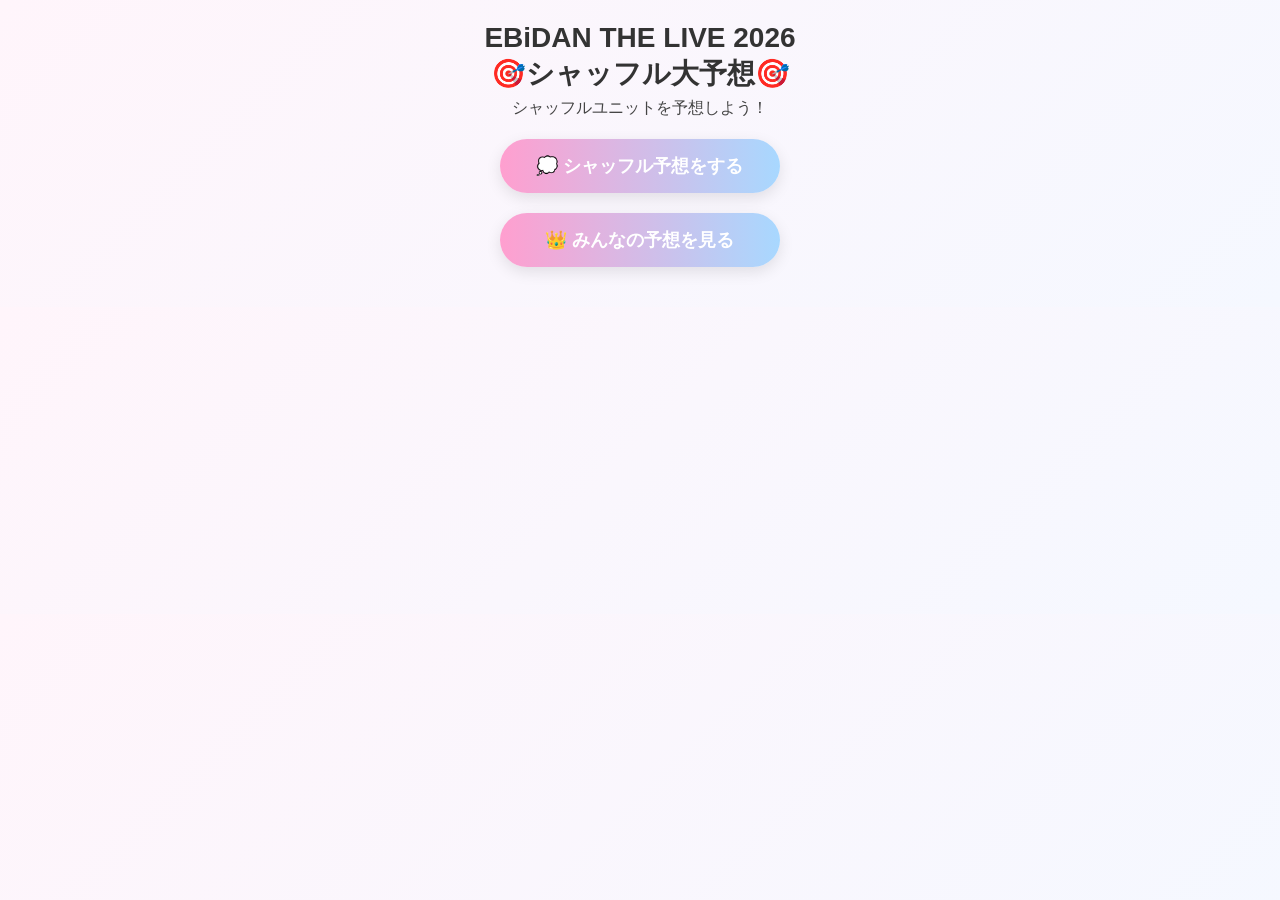
<file: index.html>
<!DOCTYPE html>
<html lang="ja">
<head>
<meta charset="UTF-8">
<meta name="viewport" content="width=device-width, initial-scale=1.0">
<!DOCTYPE html>
<html lang="ja">

<head>

<meta charset="UTF-8">
<meta name="viewport" content="width=device-width, initial-scale=1.0">

<title>EBiDAN THE LIVE 2026 シャッフル大予想</title>
<link rel="preconnect" href="https://fonts.googleapis.com">
<link rel="preconnect" href="https://fonts.gstatic.com" crossorigin>
<link href="https://fonts.googleapis.com/css2?family=Mochiy+Pop+One&display=swap" rel="stylesheet">
<link rel="stylesheet" href="style.css">

</head>

<body>

<h1>
EBiDAN THE LIVE 2026<br>
🎯シャッフル大予想🎯
</h1>

<p>
シャッフルユニットを予想しよう！
</p>

<a href="units.html">
<button>
💭 シャッフル予想をする
</button>
</a>

<a href="ranking.html">
<button>
👑 みんなの予想を見る
</button>
</a>

<script src="unitData.js"></script>

<script src="script.js"></script>

</body>

</html>
</file>
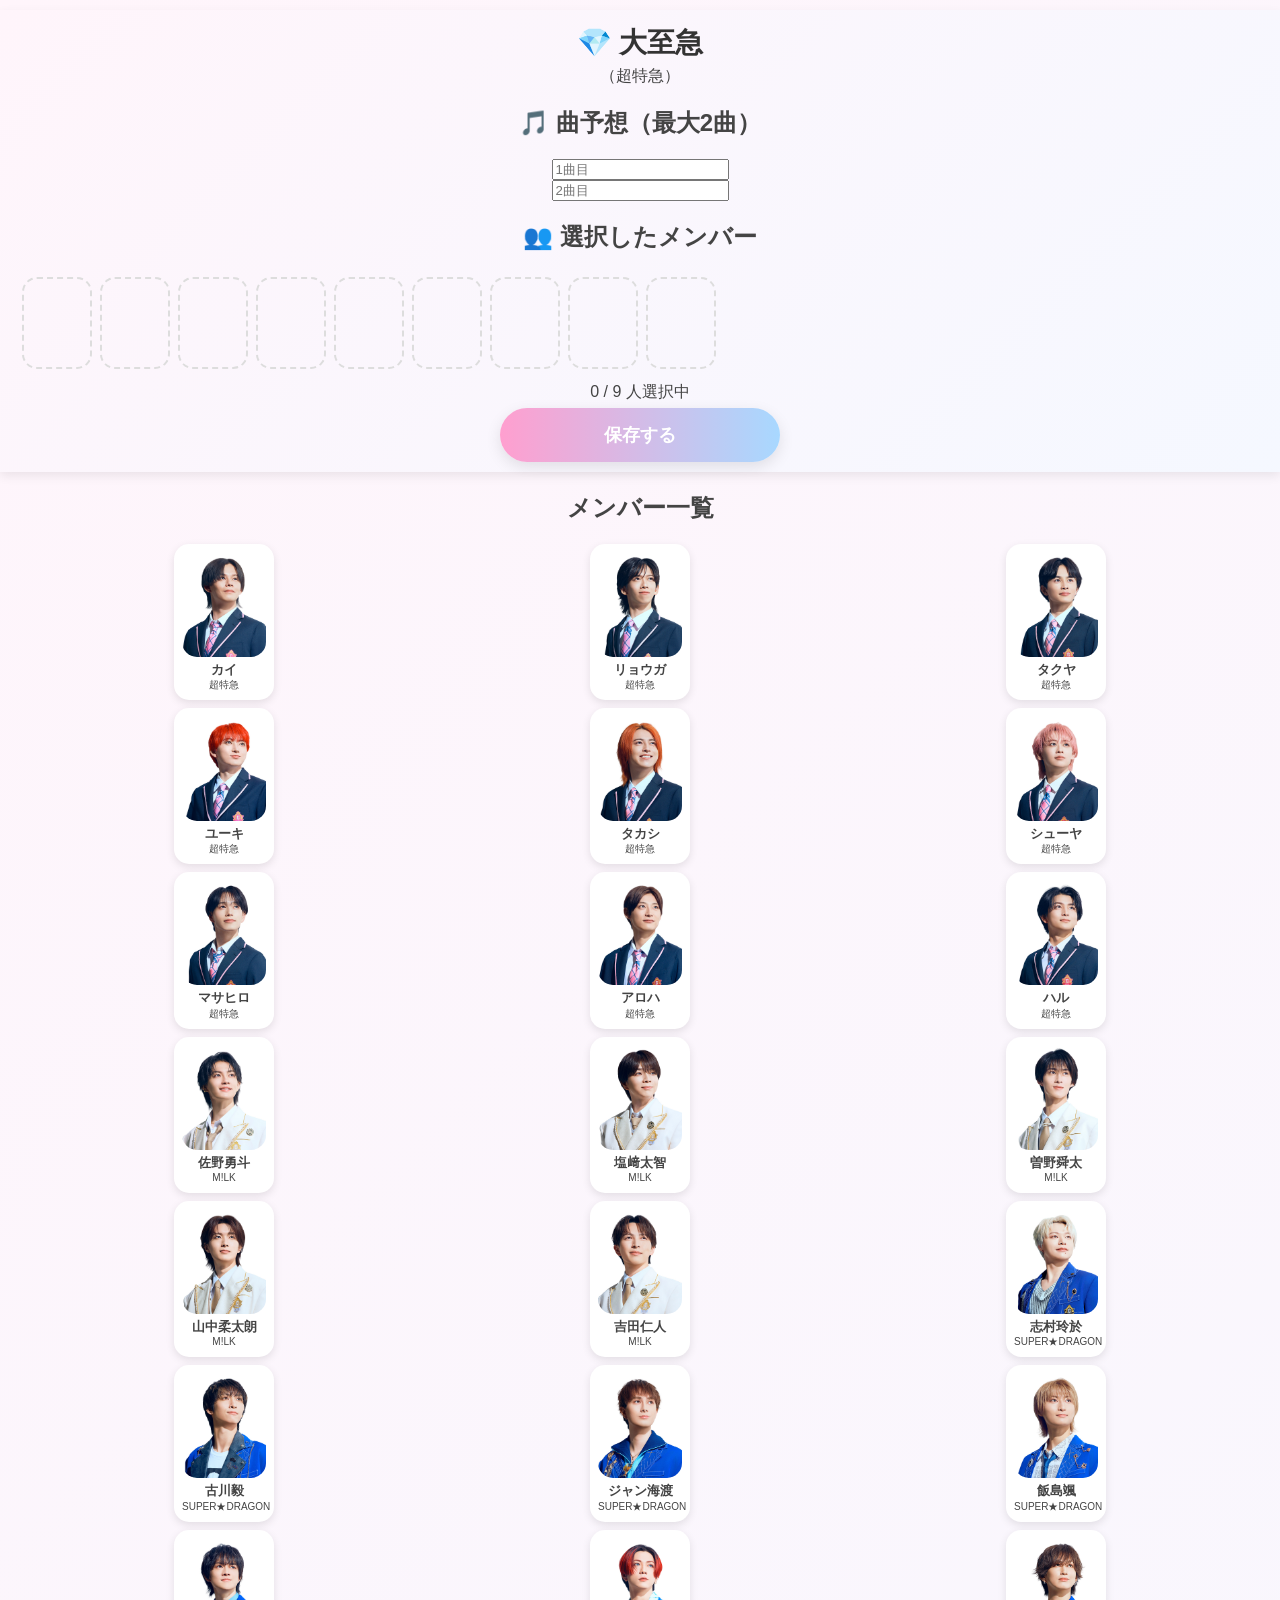
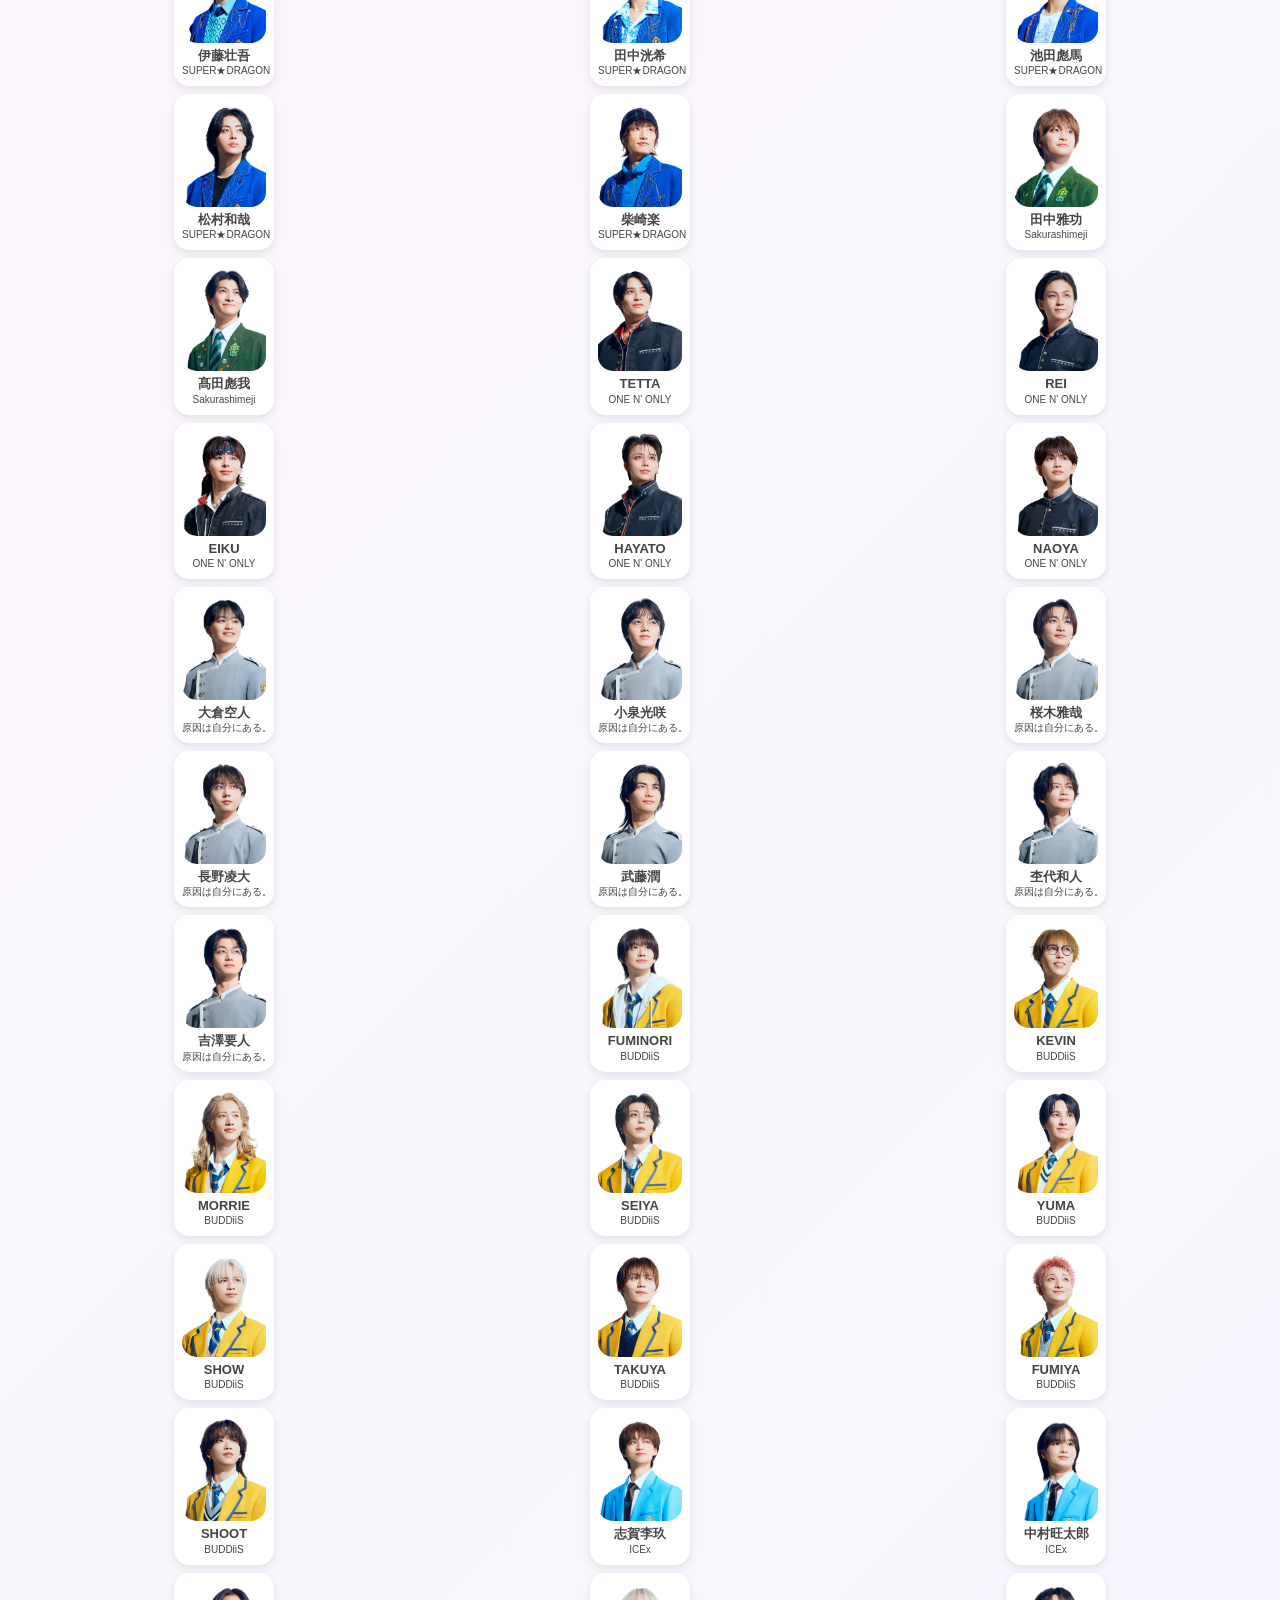
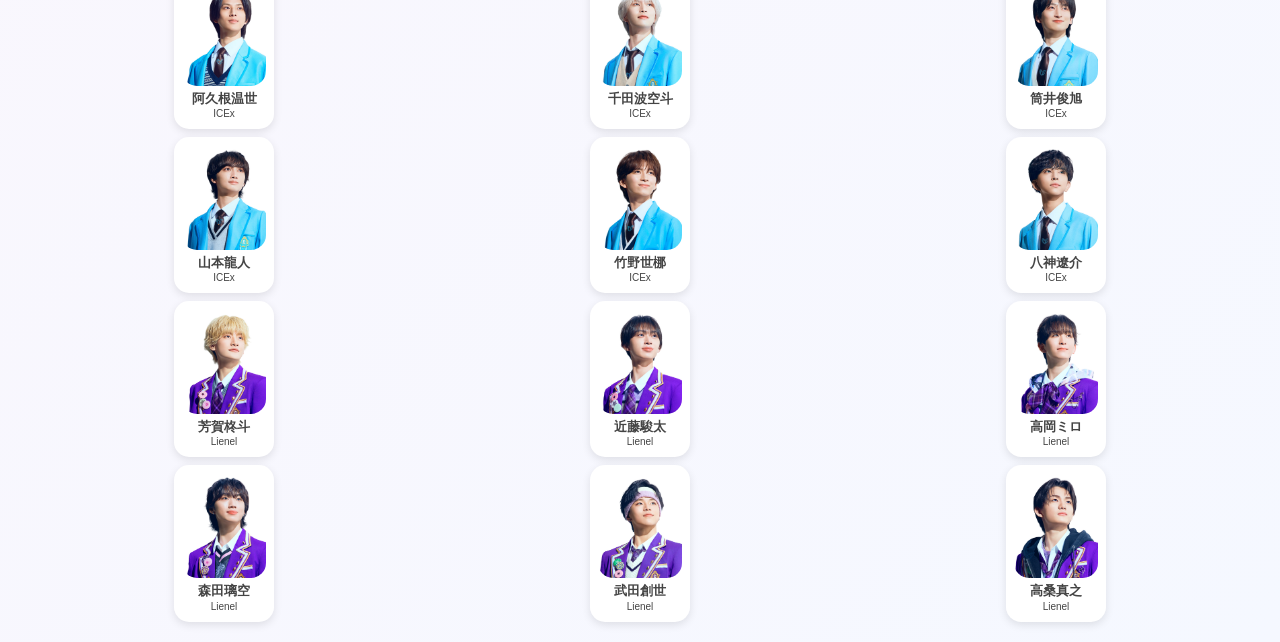
<file: unit1.html>
<!DOCTYPE html>
<html lang="ja">

<head>
<meta charset="UTF-8">
<meta name="viewport" content="width=device-width, initial-scale=1.0">
<title>大至急 メンバー予想</title>

<link rel="stylesheet" href="style.css">

</head>


<body class="unit-page">
<div class="unit-fixed-area">
<div class="unit-title">

<h1>
💎 大至急
</h1>

<p>
（超特急）
</p>

</div>


<h2>
🎵 曲予想（最大2曲）
</h2>


<div class="song-area">


<div class="song-input-area">

<input 
type="text"
id="song1"
placeholder="1曲目">

<div id="song1-suggestions" class="song-suggestions"></div>

</div>


<div class="song-input-area">

<input 
type="text"
id="song2"
placeholder="2曲目">

<div id="song2-suggestions" class="song-suggestions"></div>

</div>


</div>



<h2>
👥 選択したメンバー
</h2>

<div class="selected-area">

<div id="selected-area" class="selected-grid"></div>

  <p id="remaining-count">
    0 / 9 人選択中
  </p>

</div>
<button onclick="saveUnit()">
保存する
</button>
</div>

<h2 class="member-list-title">
メンバー一覧
</h2>

<div id="member-list" class="member-list"></div>

<script src="members.js"></script>
<script src="unitData.js"></script>
<script src="songData.js"></script>
<script src="script.js"></script>
</body>

</html>
</file>
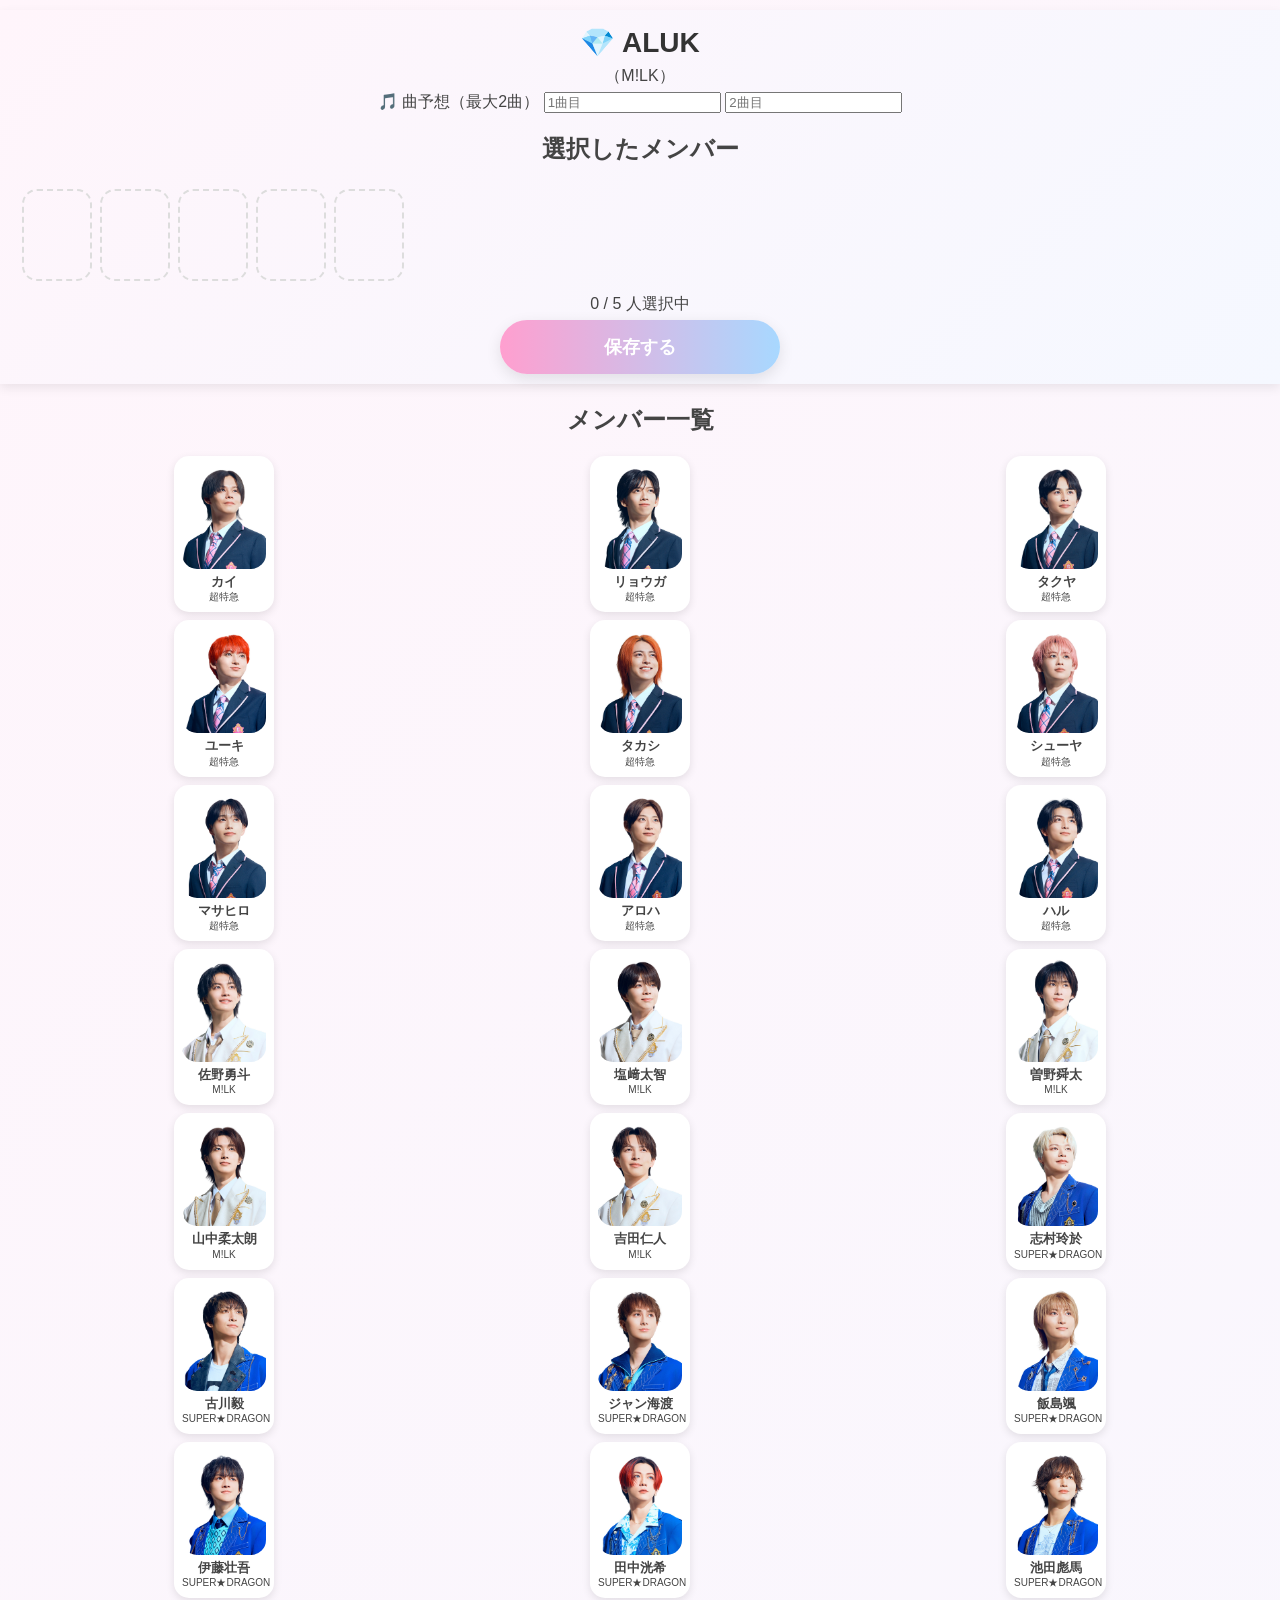
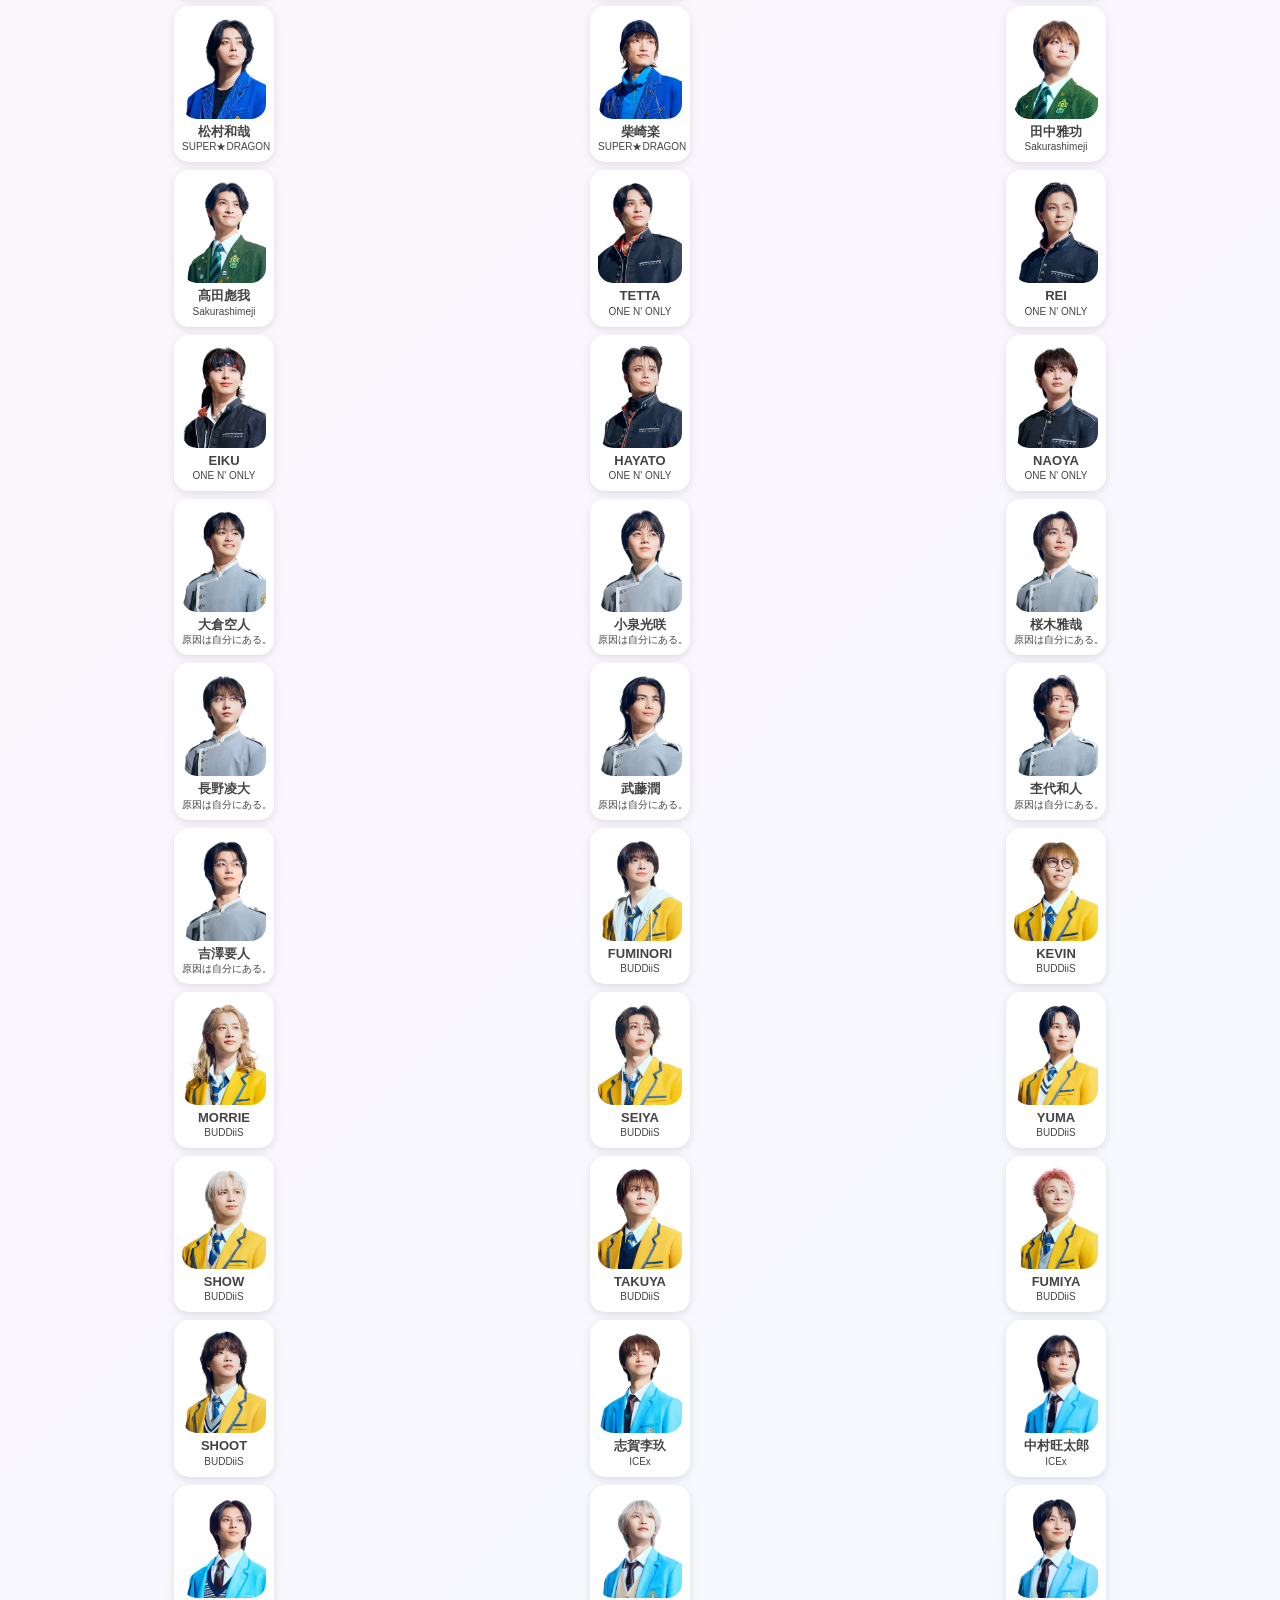
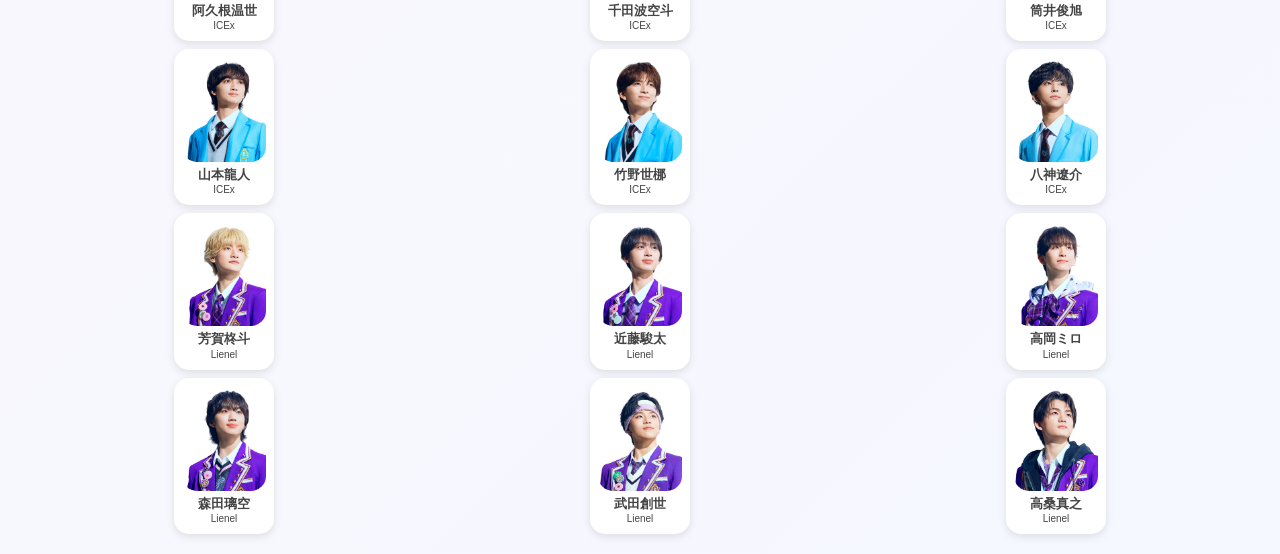
<file: unit2.html>
<!DOCTYPE html>
<html lang="ja">

<head>
<meta charset="UTF-8">
<meta name="viewport" content="width=device-width, initial-scale=1.0">
<title>ALUK メンバー予想</title>

<link rel="stylesheet" href="style.css">

</head>


<body class="unit-page">
<div class="unit-fixed-area">
<div class="unit-title">

<h1>
💎 ALUK
</h1>

<p>
（M!LK）
</p>
</div
<h2>
🎵 曲予想（最大2曲）
</h2>


<div class="song-input-area">

<input 
type="text"
id="song1"
placeholder="1曲目">

<div id="song1-suggestions" class="song-suggestions"></div>

</div>


<div class="song-input-area">

<input 
type="text"
id="song2"
placeholder="2曲目">

<div id="song2-suggestions" class="song-suggestions"></div>

</div>

<h2>
選択したメンバー
</h2>

<div class="selected-area">

  <div id="selected-area" class="selected-grid">

  <div class="empty-slot"></div>
  <div class="empty-slot"></div>
  <div class="empty-slot"></div>

  <div class="empty-slot"></div>
  <div class="empty-slot"></div>

</div>

  <p id="remaining-count">
    0 / 5 人選択中
  </p>

</div>
<button onclick="saveUnit()">
保存する
</button>

</div>

<h2 class="member-list-title">
メンバー一覧
</h2>

<div id="member-list" class="member-list"></div>

<script src="members.js"></script>
<script src="unitData.js"></script>
<script src="songData.js"></script>
<script src="script.js"></script>
</body>

</html>
</file>
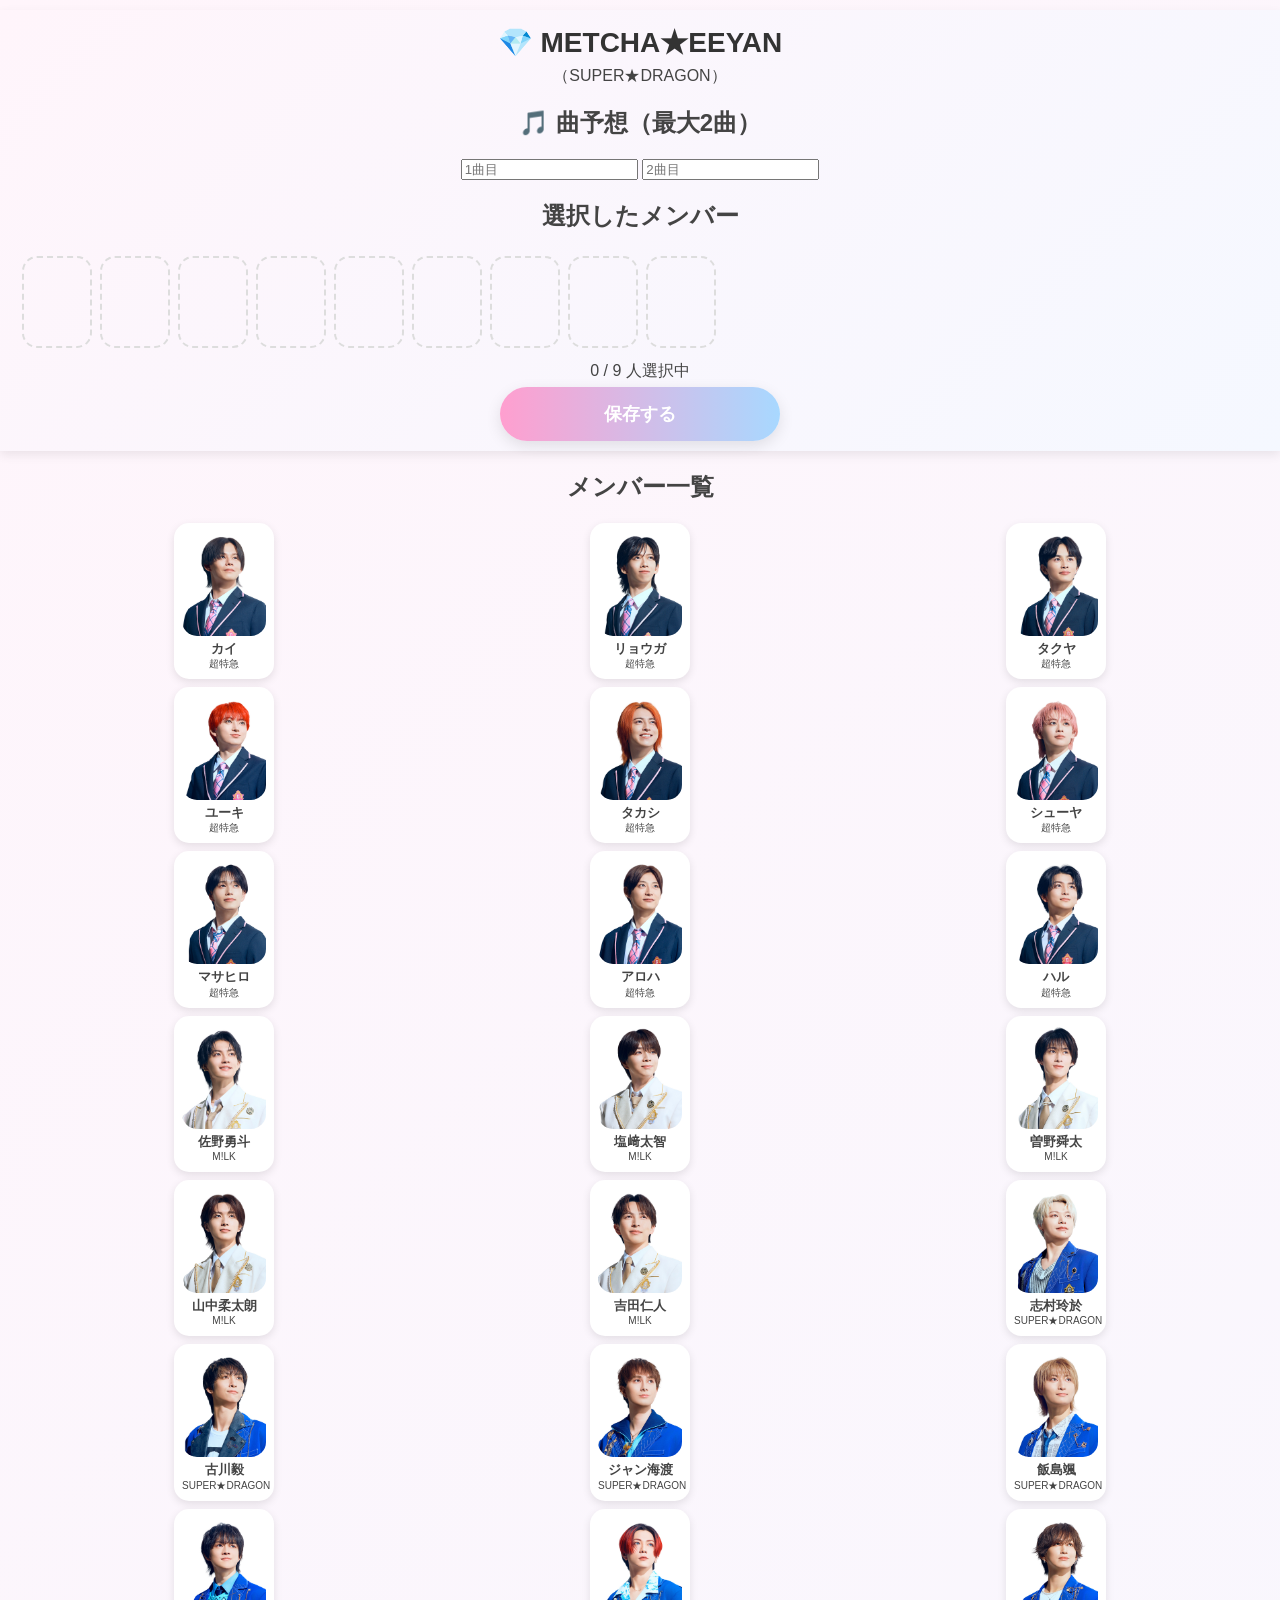
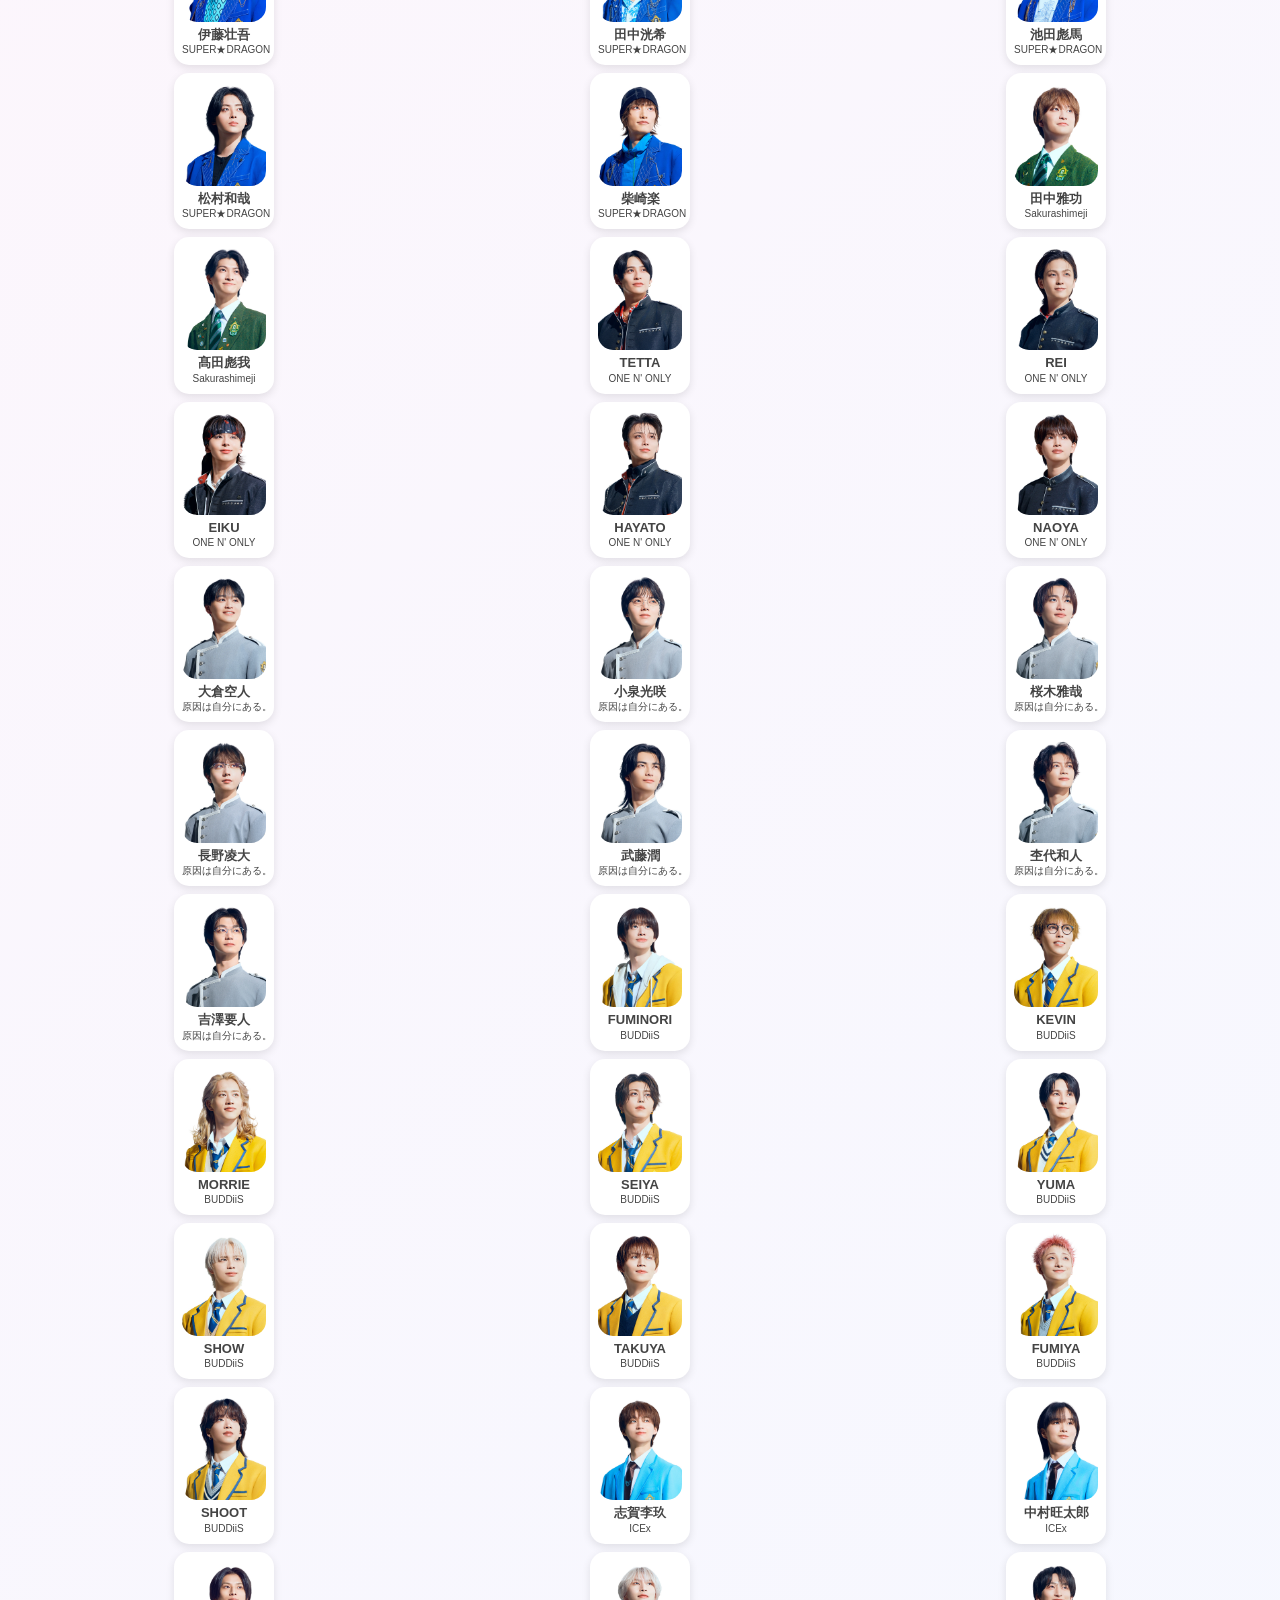
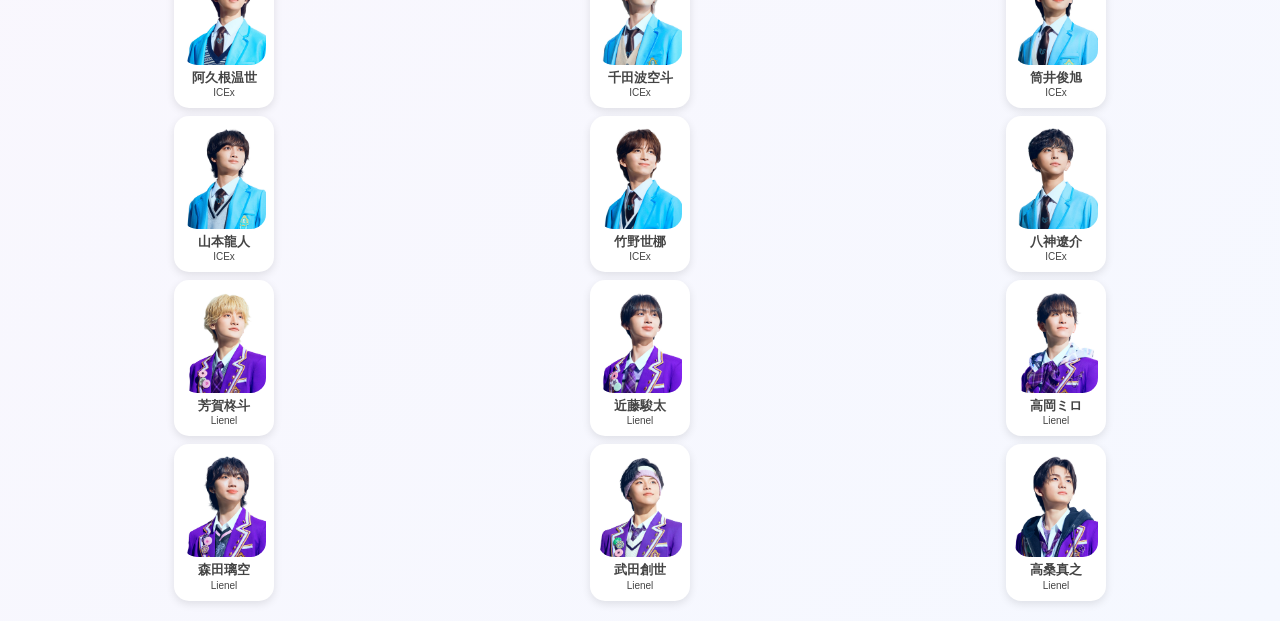
<file: unit3.html>
<!DOCTYPE html>
<html lang="ja">

<head>
<meta charset="UTF-8">
<meta name="viewport" content="width=device-width, initial-scale=1.0">
<title>METCHA★EEYAN メンバー予想</title>

<link rel="stylesheet" href="style.css">

</head>


<body class="unit-page">
<div class="unit-fixed-area">
<div class="unit-title">
  
<h1>
💎 METCHA★EEYAN
</h1>

<p>
（SUPER★DRAGON）
</p>
</div>
<h2>
🎵 曲予想（最大2曲）
</h2>


<div class="song-input-area">

<input 
type="text"
id="song1"
placeholder="1曲目">

<div id="song1-suggestions" class="song-suggestions"></div>

</div>


<div class="song-input-area">

<input 
type="text"
id="song2"
placeholder="2曲目">

<div id="song2-suggestions" class="song-suggestions"></div>

</div>

<h2>
選択したメンバー
</h2>

<div class="selected-area">

  <div id="selected-area" class="selected-grid">

  <div class="empty-slot"></div>
  <div class="empty-slot"></div>
  <div class="empty-slot"></div>

  <div class="empty-slot"></div>
  <div class="empty-slot"></div>
  <div class="empty-slot"></div>

  <div class="empty-slot"></div>
  <div class="empty-slot"></div>
  <div class="empty-slot"></div>

</div>

  <p id="remaining-count">
    0 / 9 人選択中
  </p>

</div>
<button onclick="saveUnit()">
保存する
</button>
</div>

<h2 class="member-list-title">
メンバー一覧
</h2>

<div id="member-list" class="member-list"></div>

<script src="members.js"></script>
<script src="unitData.js"></script>
<script src="songData.js"></script>
<script src="script.js"></script>
</body>

</html>
</file>
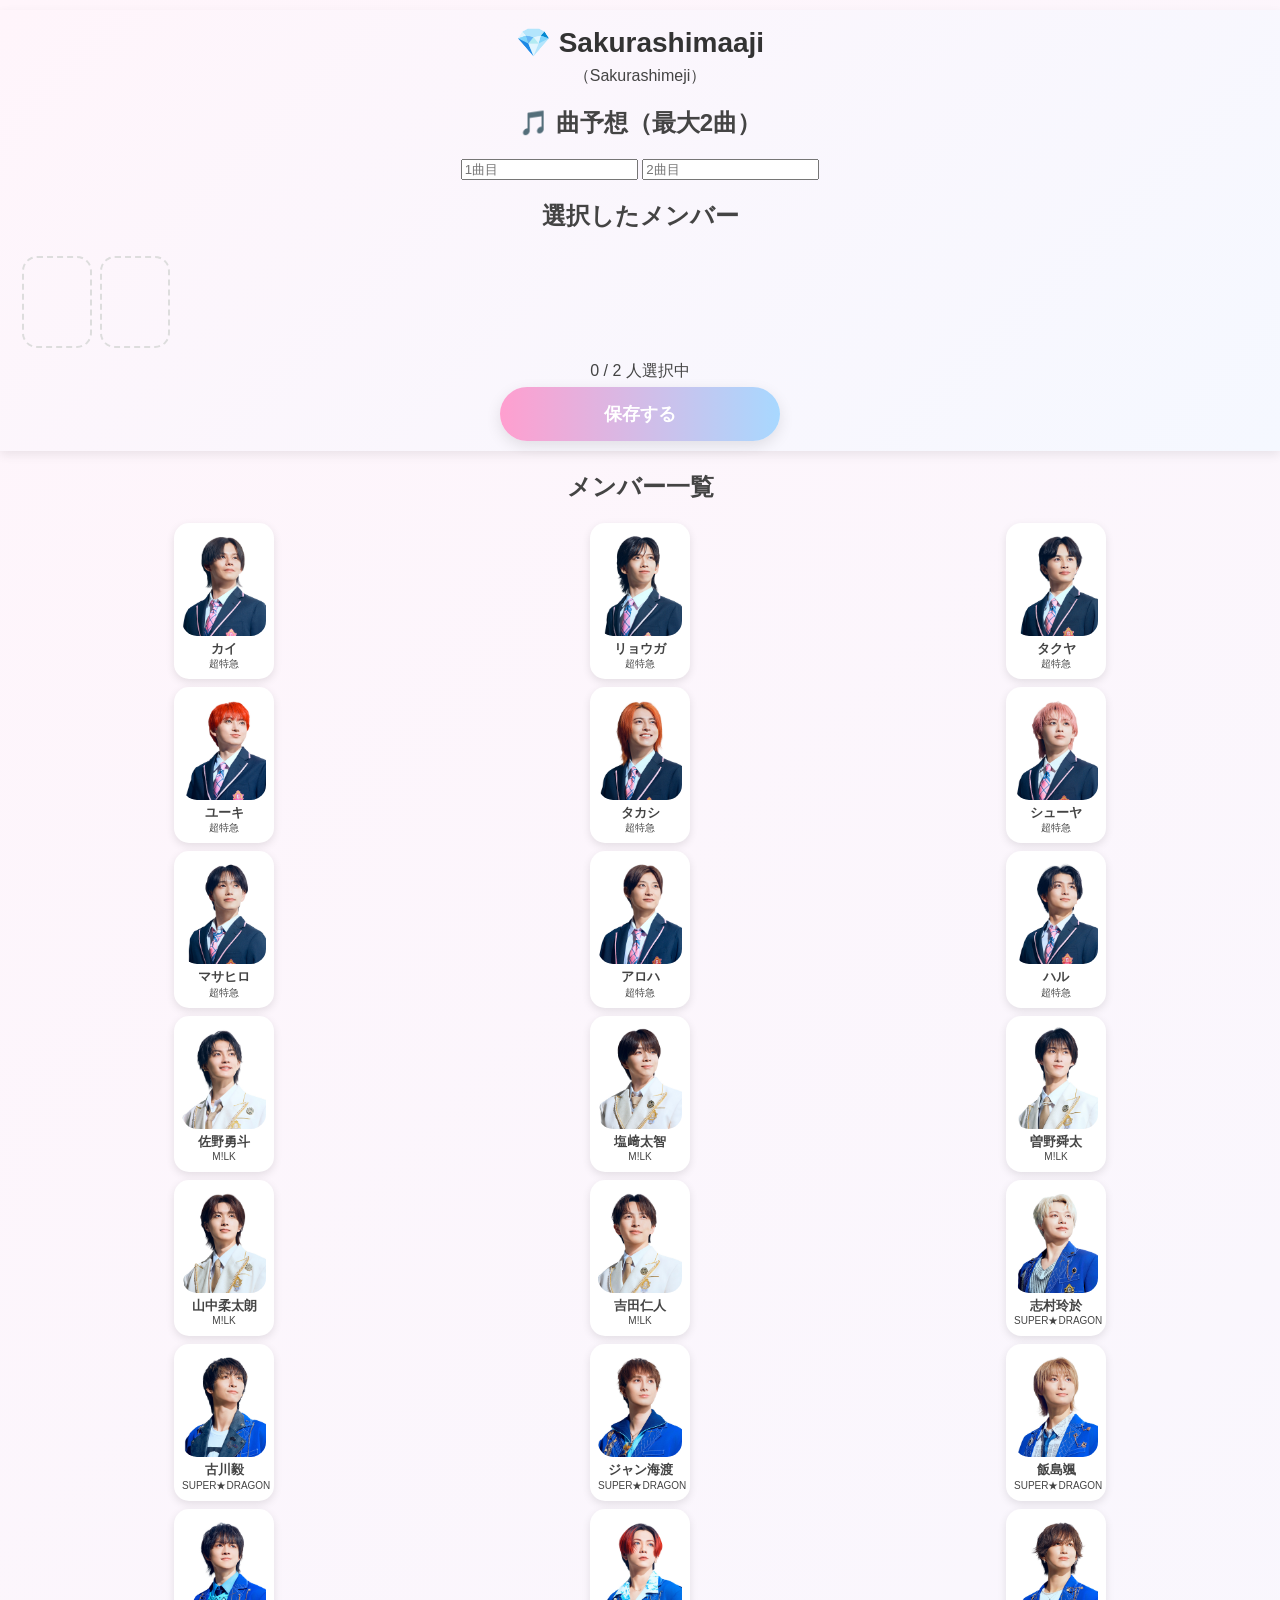
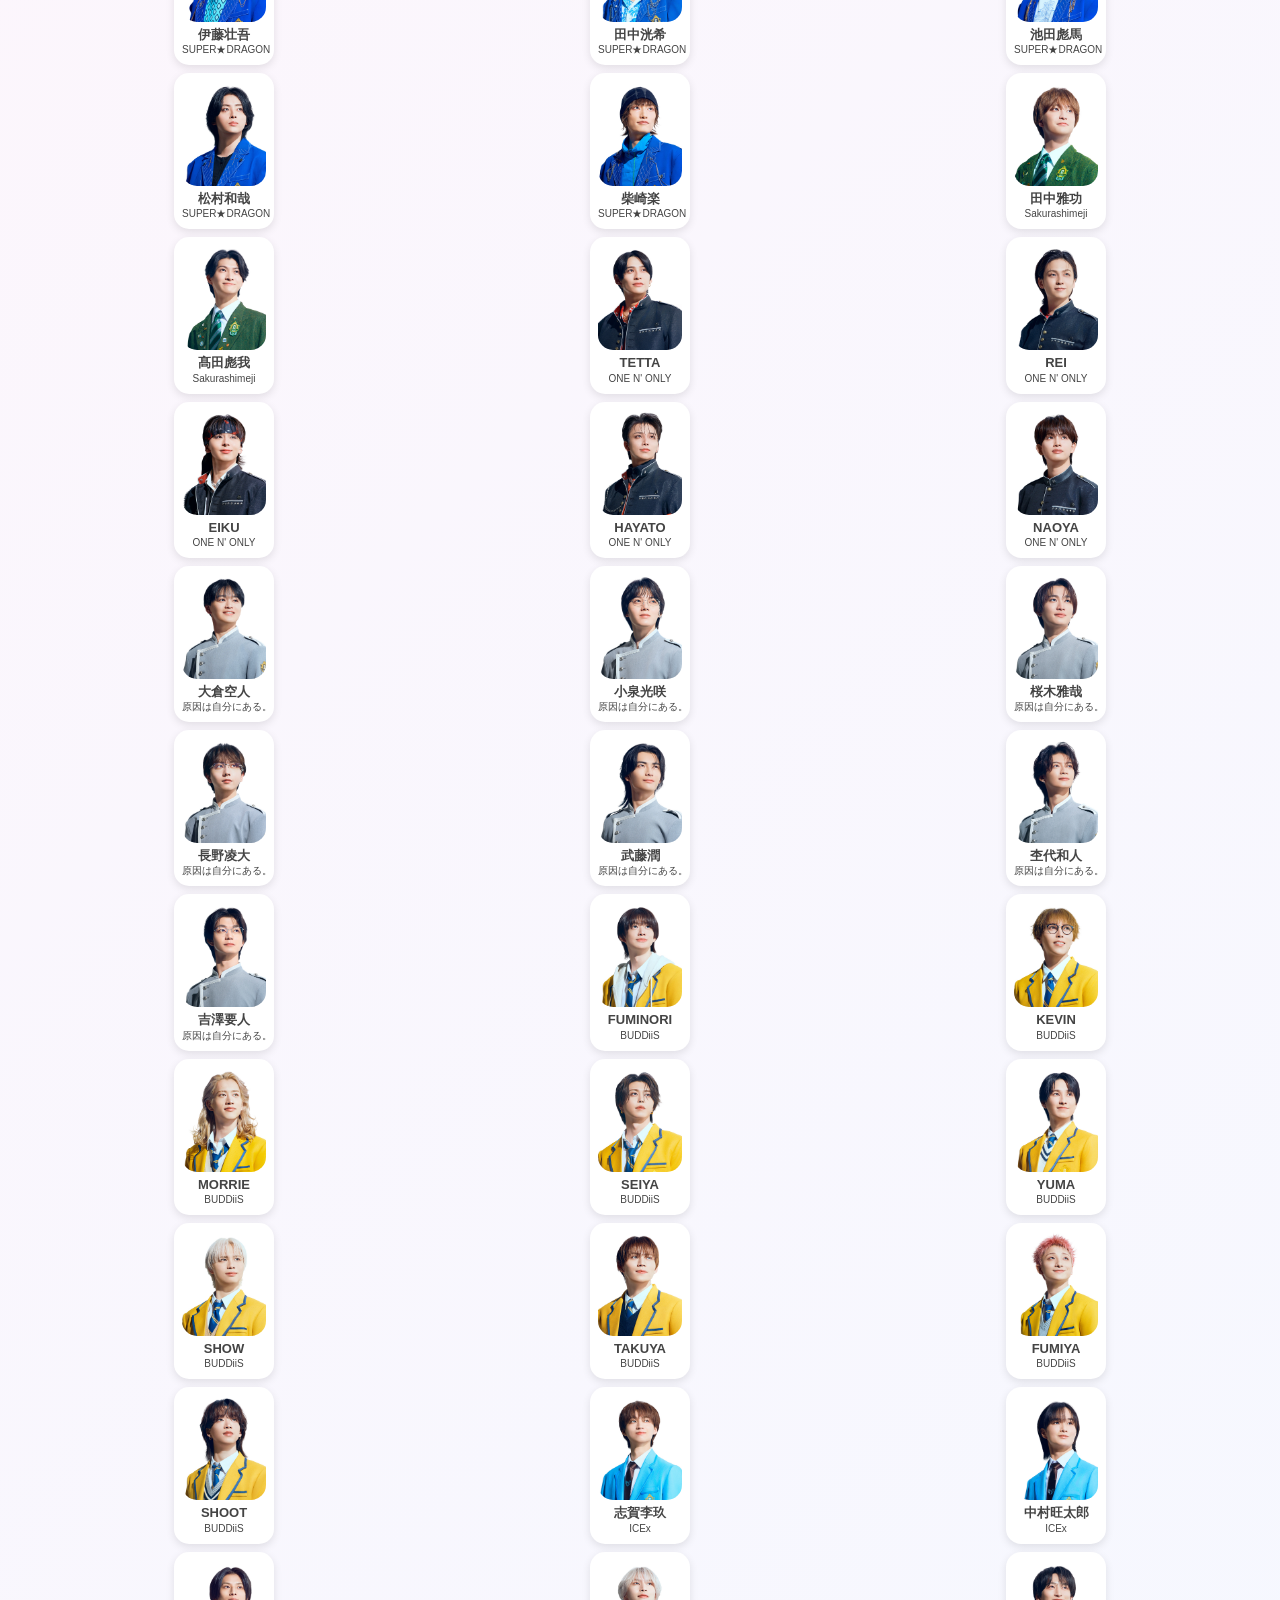
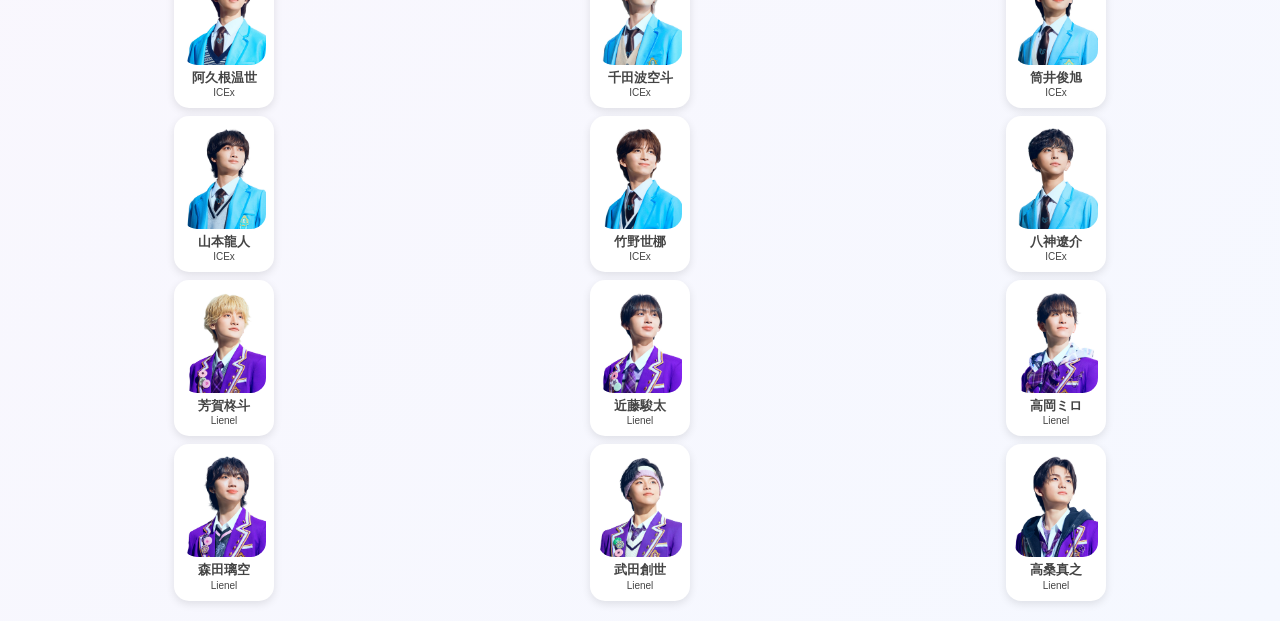
<file: unit4.html>
<!DOCTYPE html>
<html lang="ja">

<head>
<meta charset="UTF-8">
<meta name="viewport" content="width=device-width, initial-scale=1.0">
<title>Sakurashimaaji メンバー予想</title>

<link rel="stylesheet" href="style.css">

</head>


<body class="unit-page">
<div class="unit-fixed-area">
<div class="unit-title">

<h1>
💎 Sakurashimaaji
</h1>

<p>
（Sakurashimeji）
</p>
</div>
<h2>
🎵 曲予想（最大2曲）
</h2>


<div class="song-input-area">

<input 
type="text"
id="song1"
placeholder="1曲目">

<div id="song1-suggestions" class="song-suggestions"></div>

</div>


<div class="song-input-area">

<input 
type="text"
id="song2"
placeholder="2曲目">

<div id="song2-suggestions" class="song-suggestions"></div>

</div>

<h2>
選択したメンバー
</h2>

<div class="selected-area">

  <div id="selected-area" class="selected-grid">

  <div class="empty-slot"></div>
  <div class="empty-slot"></div>
  <div class="empty-slot"></div>

  <div class="empty-slot"></div>
  <div class="empty-slot"></div>
  <div class="empty-slot"></div>

  <div class="empty-slot"></div>
  <div class="empty-slot"></div>
  <div class="empty-slot"></div>

</div>

  <p id="remaining-count">
    0 / 2 人選択中
  </p>

</div>
<button onclick="saveUnit()">
保存する
</button>
</div>

<h2 class="member-list-title">
メンバー一覧
</h2>

<div id="member-list" class="member-list"></div>

<script src="members.js"></script>
<script src="unitData.js"></script>
<script src="songData.js"></script>
<script src="script.js"></script>
</body>

</html>
</file>
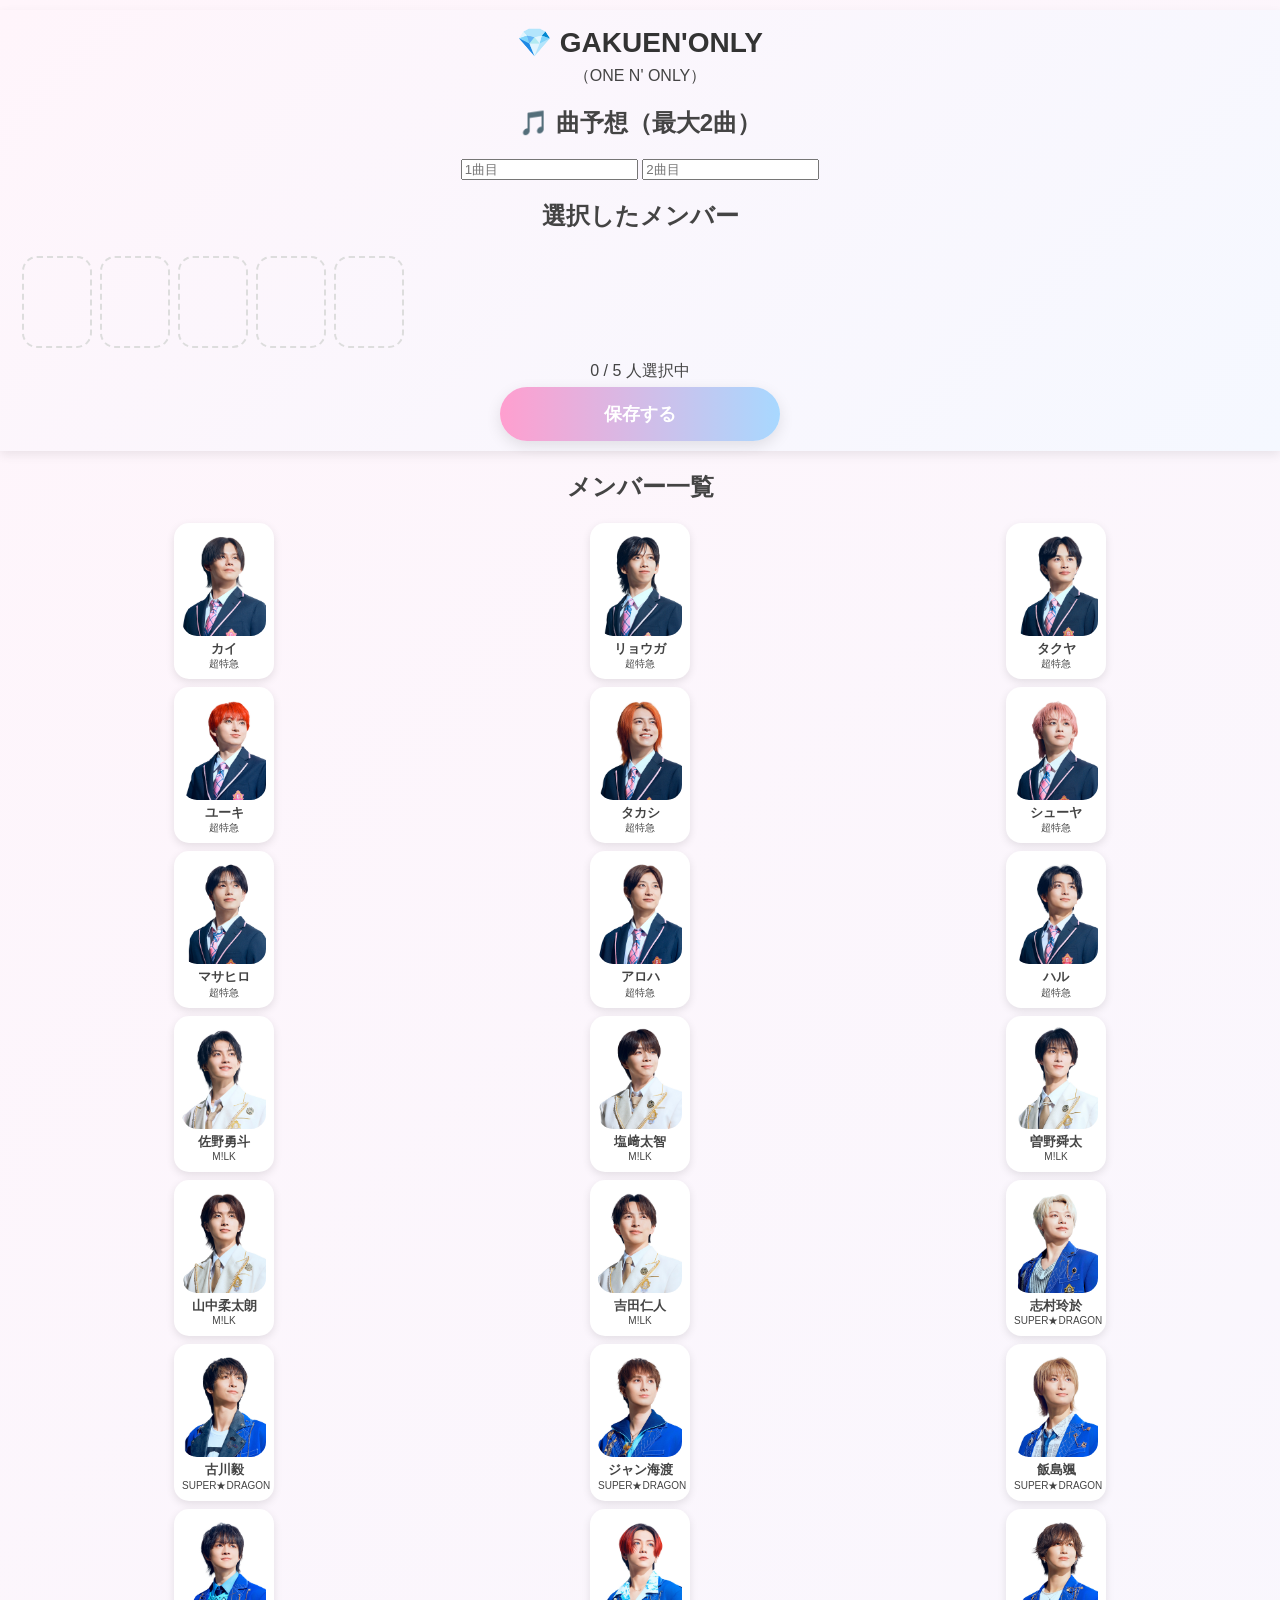
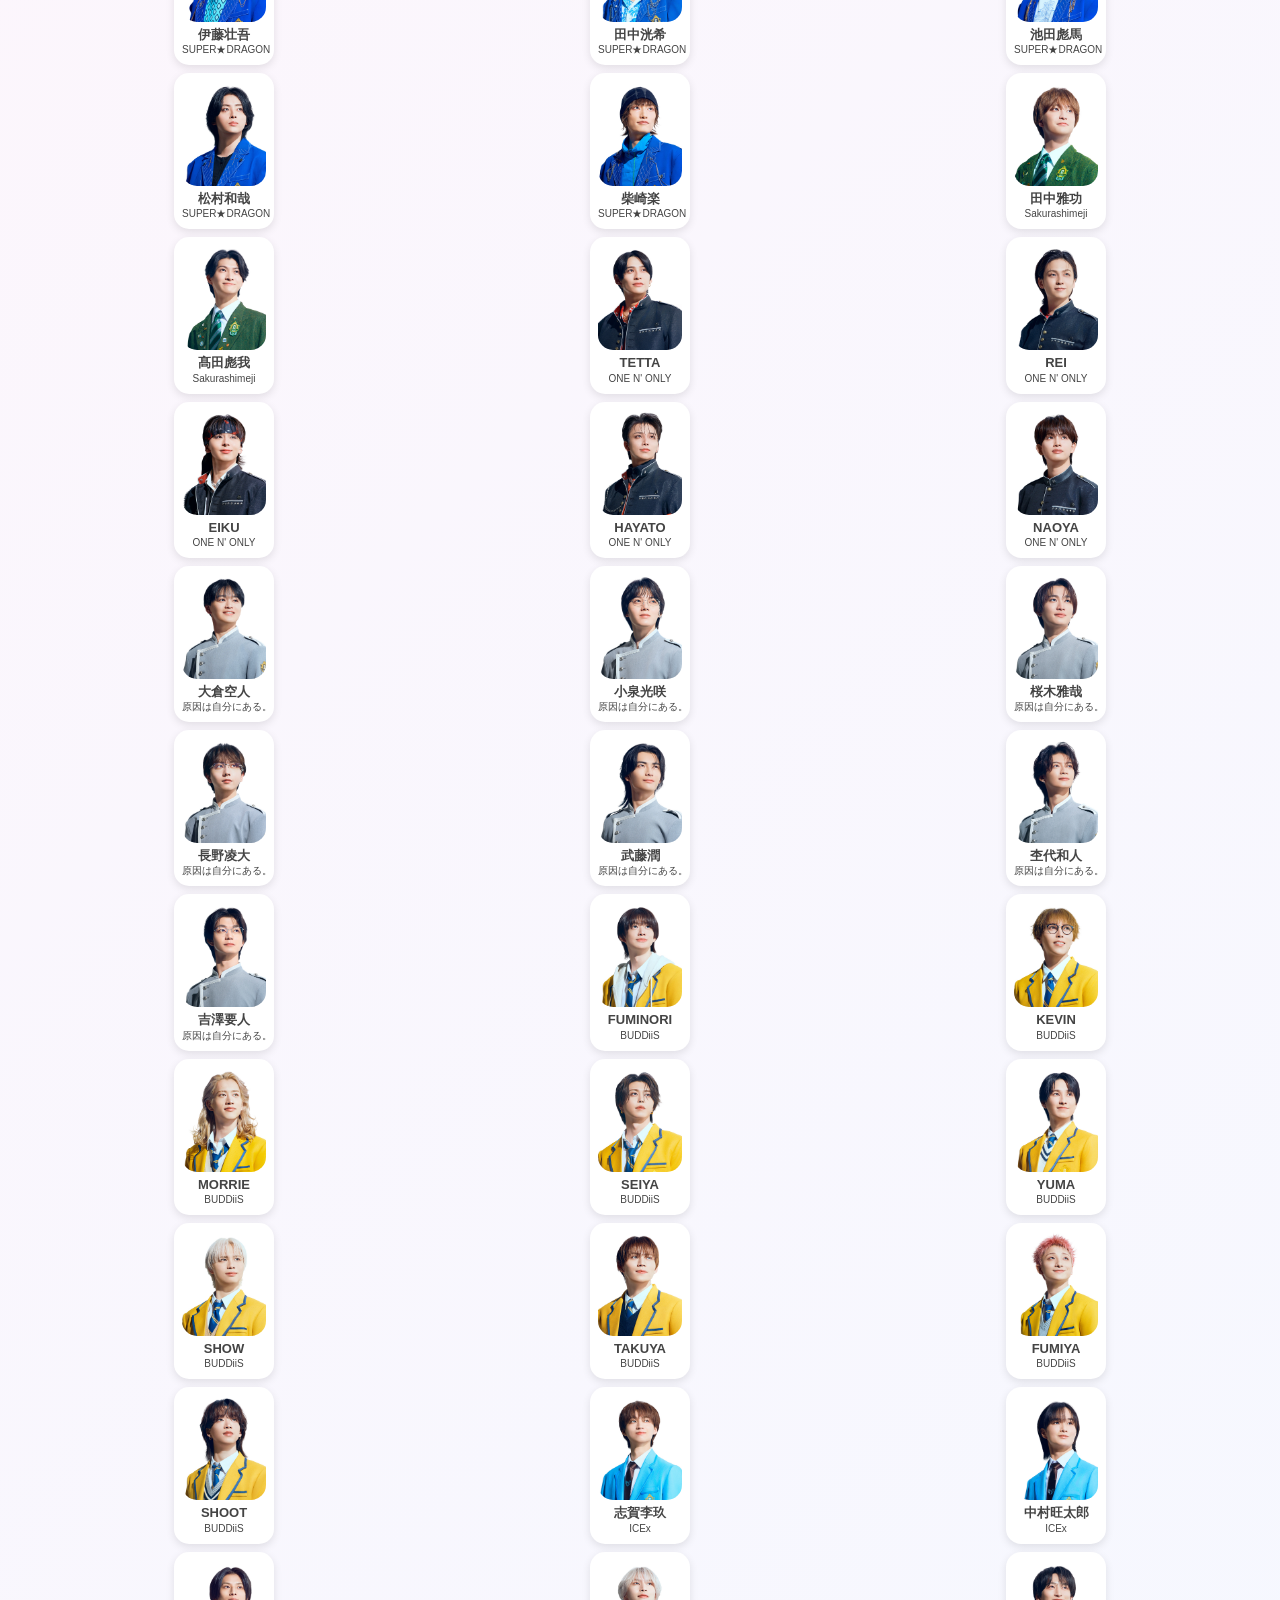
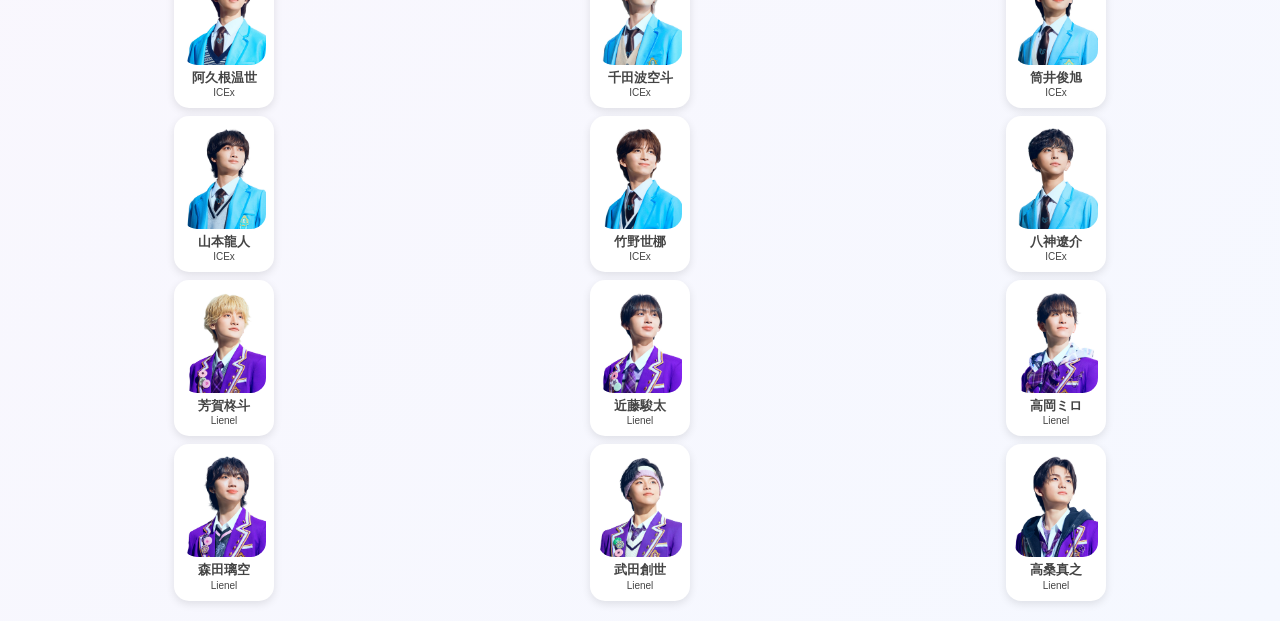
<file: unit5.html>
<!DOCTYPE html>
<html lang="ja">

<head>
<meta charset="UTF-8">
<meta name="viewport" content="width=device-width, initial-scale=1.0">
<title>GAKUEN'ONLY メンバー予想</title>

<link rel="stylesheet" href="style.css">

</head>


<body class="unit-page">
<div class="unit-fixed-area">
<div class="unit-title">

<h1>
💎 GAKUEN'ONLY
</h1>

<p>
（ONE N' ONLY）
</p>
</div>
<h2>
🎵 曲予想（最大2曲）
</h2>


<div class="song-input-area">

<input 
type="text"
id="song1"
placeholder="1曲目">

<div id="song1-suggestions" class="song-suggestions"></div>

</div>


<div class="song-input-area">

<input 
type="text"
id="song2"
placeholder="2曲目">

<div id="song2-suggestions" class="song-suggestions"></div>

</div>


<h2>
選択したメンバー
</h2>

<div class="selected-area">

  <div id="selected-area" class="selected-grid">

  <div class="empty-slot"></div>
  <div class="empty-slot"></div>
  <div class="empty-slot"></div>

  <div class="empty-slot"></div>
  <div class="empty-slot"></div>
  <div class="empty-slot"></div>

  <div class="empty-slot"></div>
  <div class="empty-slot"></div>
  <div class="empty-slot"></div>

</div>

  <p id="remaining-count">
    0 / 9 人選択中
  </p>

</div>
<button onclick="saveUnit()">
保存する
</button>
</div>

<h2 class="member-list-title">
メンバー一覧
</h2>

<div id="member-list" class="member-list"></div>

<script src="members.js"></script>
<script src="unitData.js"></script>
<script src="songData.js"></script>
<script src="script.js"></script>
</body>

</html>
</file>
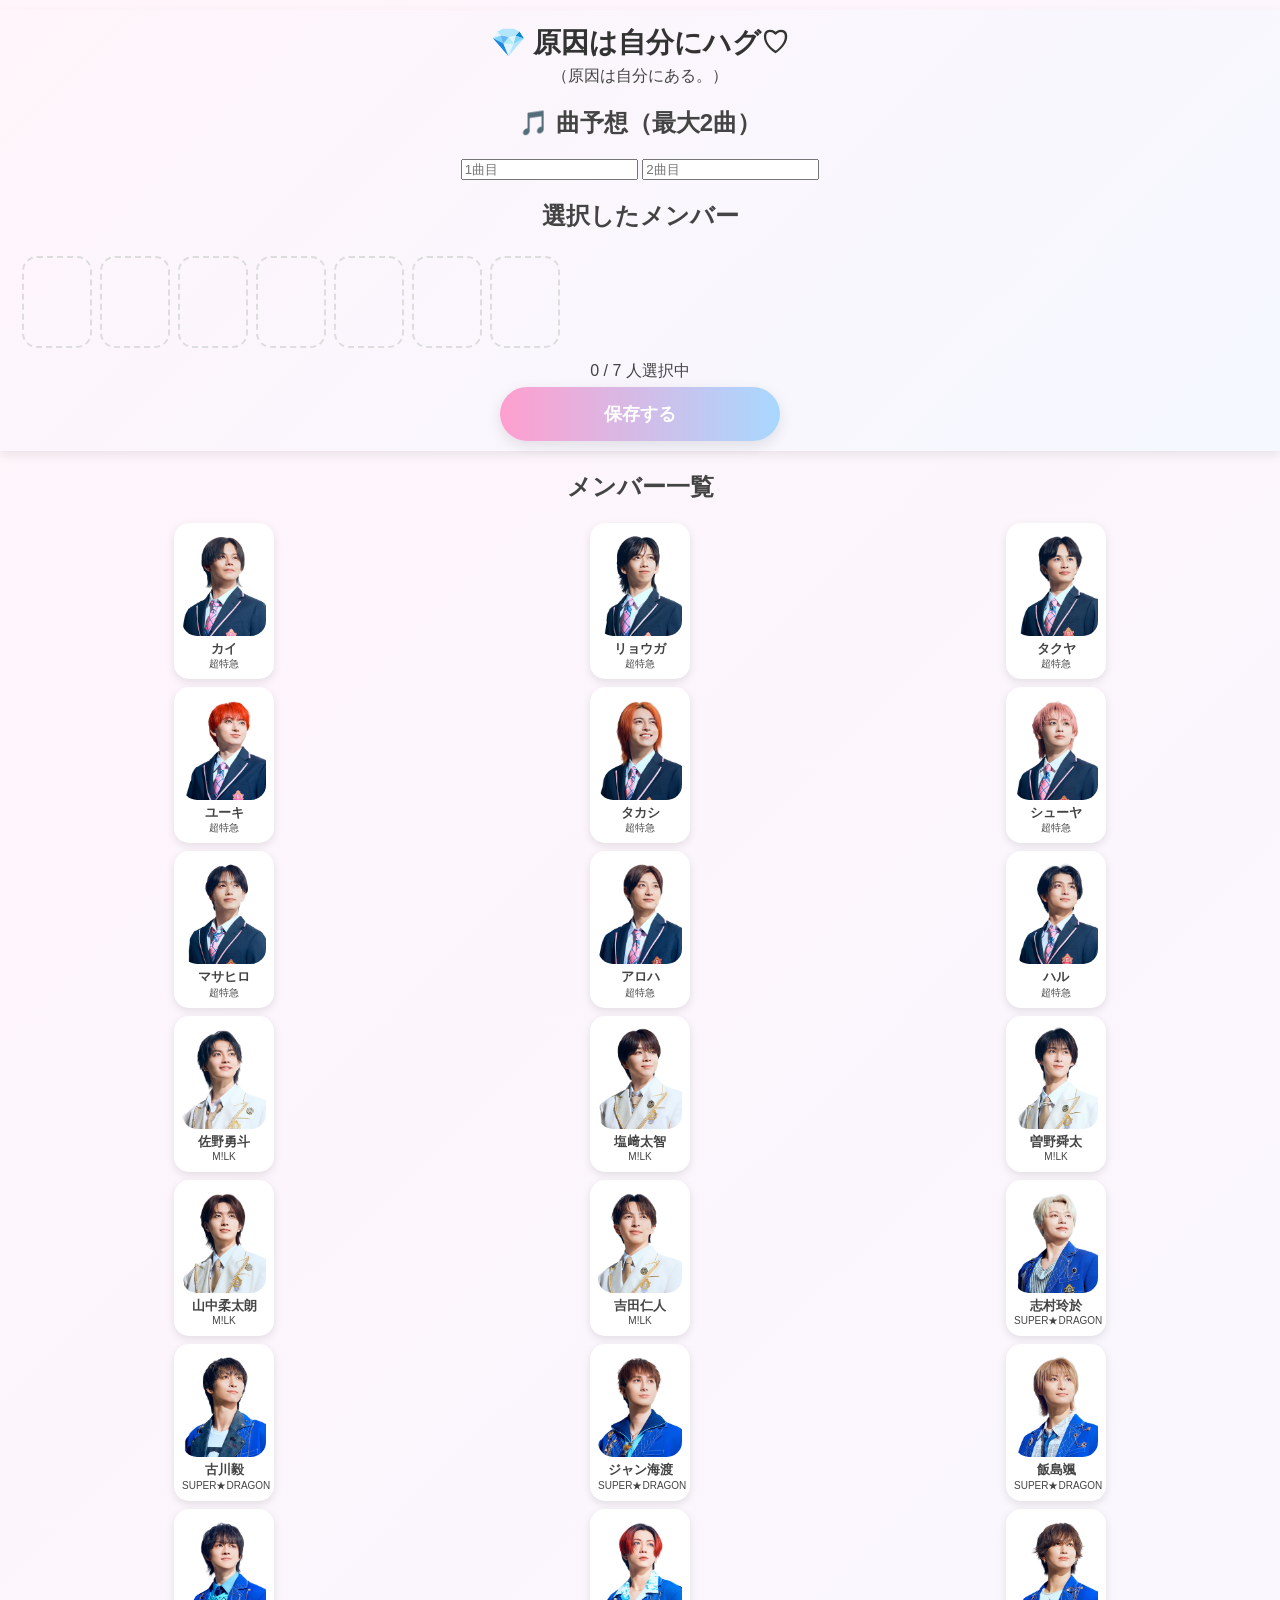
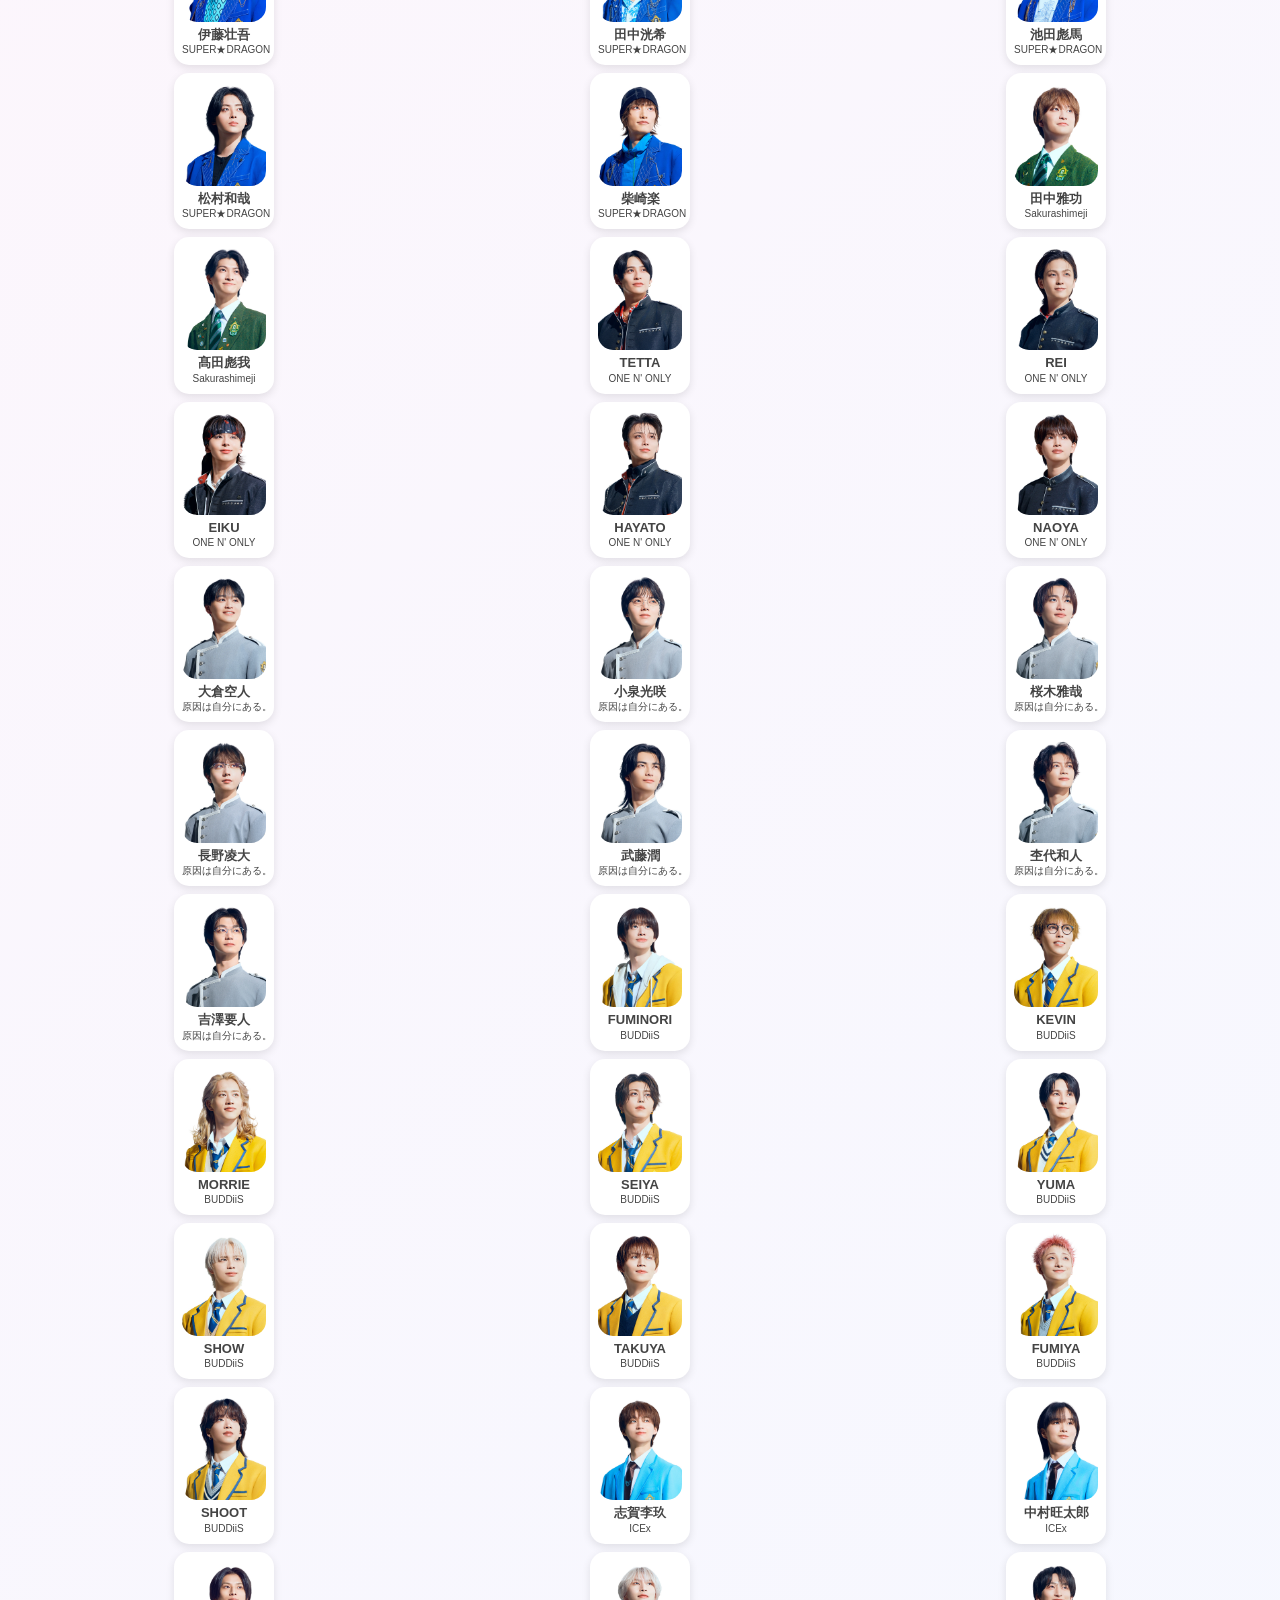
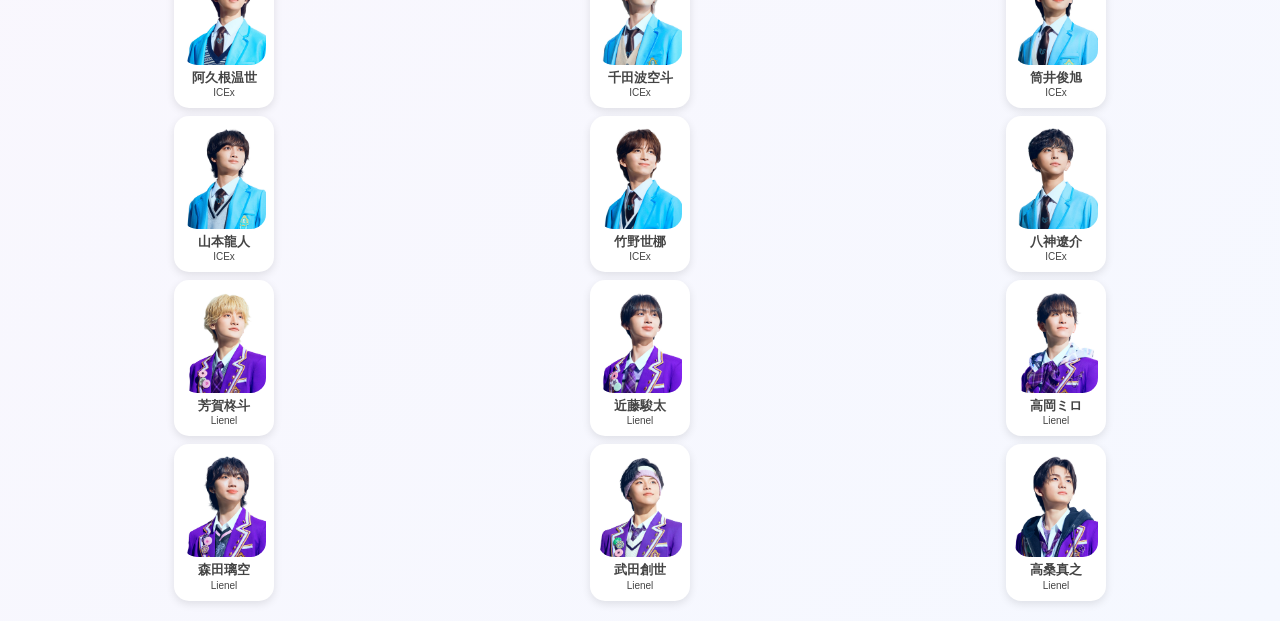
<file: unit6.html>
<!DOCTYPE html>
<html lang="ja">

<head>
<meta charset="UTF-8">
<meta name="viewport" content="width=device-width, initial-scale=1.0">
<title>原因は自分にハグ♡ メンバー予想</title>

<link rel="stylesheet" href="style.css">

</head>


<body class="unit-page">
<div class="unit-fixed-area">
<div class="unit-title">

<h1>
💎 原因は自分にハグ♡
</h1>

<p>
（原因は自分にある。）
</p>
</div>
<h2>
🎵 曲予想（最大2曲）
</h2>


<div class="song-input-area">

<input 
type="text"
id="song1"
placeholder="1曲目">

<div id="song1-suggestions" class="song-suggestions"></div>

</div>


<div class="song-input-area">

<input 
type="text"
id="song2"
placeholder="2曲目">

<div id="song2-suggestions" class="song-suggestions"></div>

</div>


<h2>
選択したメンバー
</h2>

<div class="selected-area">

  <div id="selected-area" class="selected-grid">

  <div class="empty-slot"></div>
  <div class="empty-slot"></div>
  <div class="empty-slot"></div>

  <div class="empty-slot"></div>
  <div class="empty-slot"></div>
  <div class="empty-slot"></div>

  <div class="empty-slot"></div>
  <div class="empty-slot"></div>
  <div class="empty-slot"></div>

</div>

  <p id="remaining-count">
    0 / 9 人選択中
  </p>

</div>
<button onclick="saveUnit()">
保存する
</button>
</div>

<h2 class="member-list-title">
メンバー一覧
</h2>

<div id="member-list" class="member-list"></div>

<script src="members.js"></script>
<script src="unitData.js"></script>
<script src="songData.js"></script>
<script src="script.js"></script>
</body>

</html>
</file>
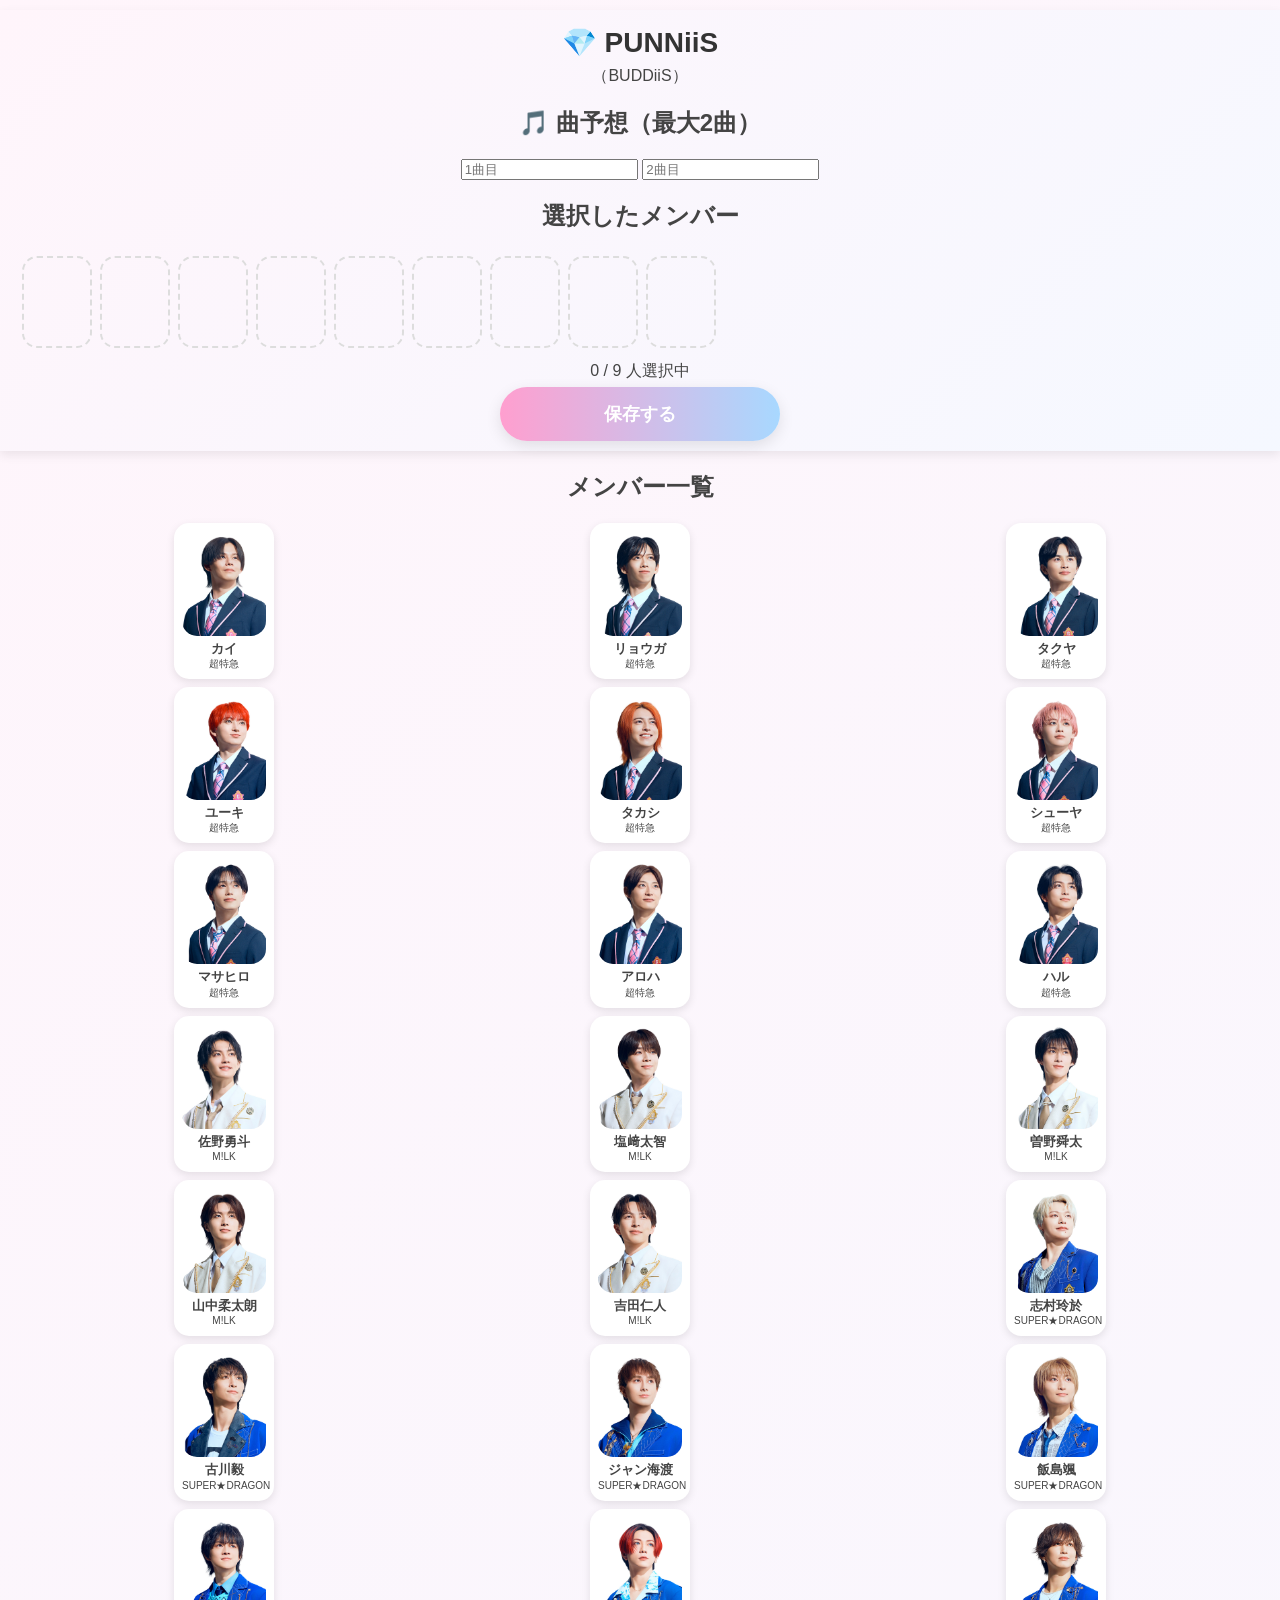
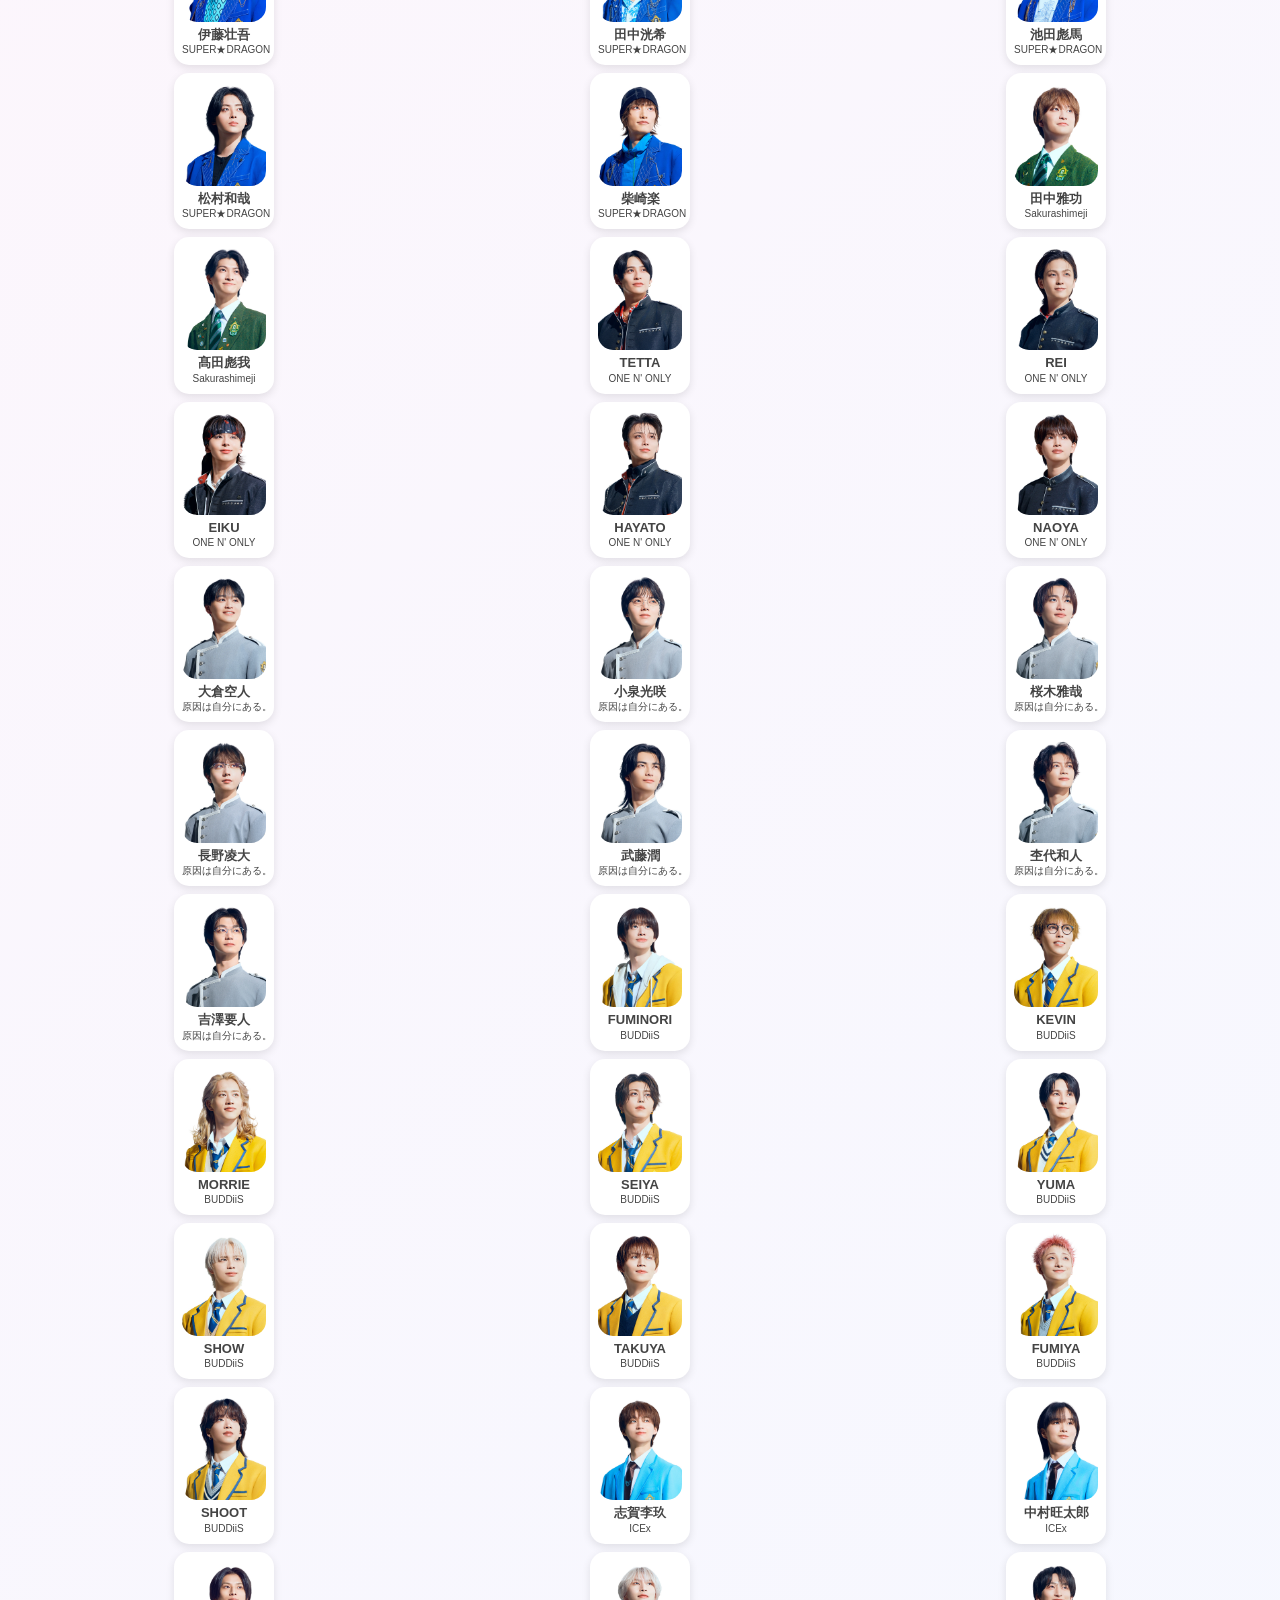
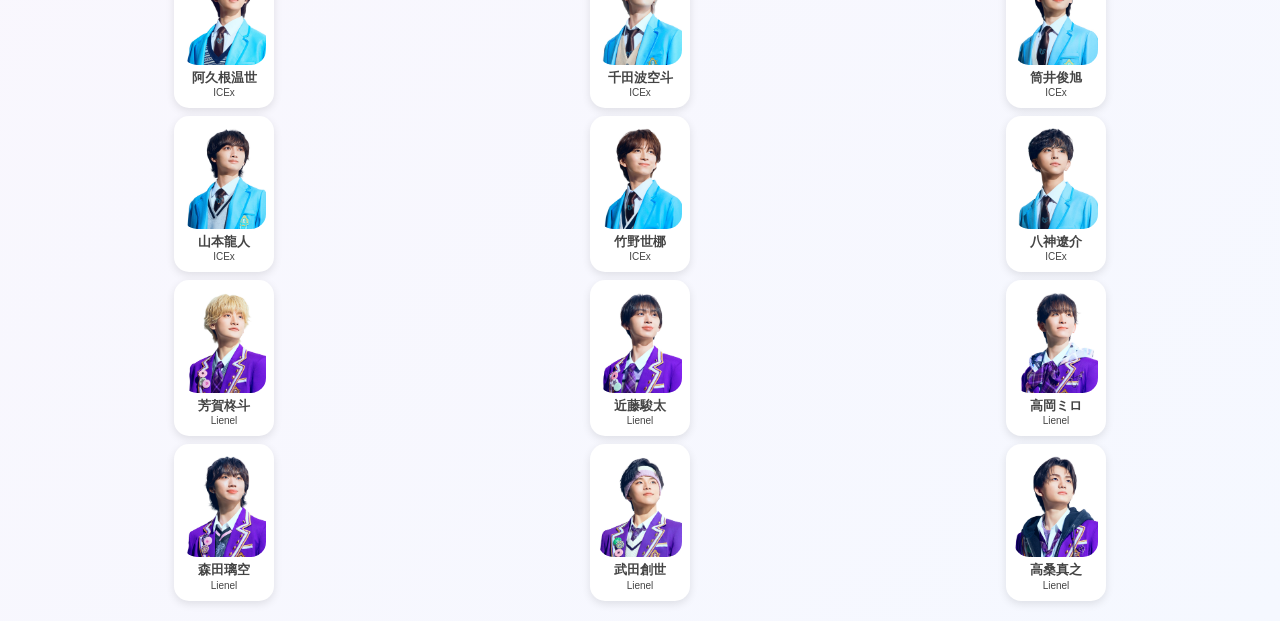
<file: unit7.html>
<!DOCTYPE html>
<html lang="ja">

<head>
<meta charset="UTF-8">
<meta name="viewport" content="width=device-width, initial-scale=1.0">
<title>PUNNiiS メンバー予想</title>

<link rel="stylesheet" href="style.css">

</head>


<body class="unit-page">
<div class="unit-fixed-area">
<div class="unit-title">

<h1>
💎 PUNNiiS
</h1>

<p>
（BUDDiiS）
</p>
</div>
<h2>
🎵 曲予想（最大2曲）
</h2>


<div class="song-input-area">

<input 
type="text"
id="song1"
placeholder="1曲目">

<div id="song1-suggestions" class="song-suggestions"></div>

</div>


<div class="song-input-area">

<input 
type="text"
id="song2"
placeholder="2曲目">

<div id="song2-suggestions" class="song-suggestions"></div>

</div>


<h2>
選択したメンバー
</h2>

<div class="selected-area">

  <div id="selected-area" class="selected-grid">

  <div class="empty-slot"></div>
  <div class="empty-slot"></div>
  <div class="empty-slot"></div>

  <div class="empty-slot"></div>
  <div class="empty-slot"></div>
  <div class="empty-slot"></div>

  <div class="empty-slot"></div>
  <div class="empty-slot"></div>
  <div class="empty-slot"></div>

</div>

  <p id="remaining-count">
    0 / 9 人選択中
  </p>

</div>
<button onclick="saveUnit()">
保存する
</button>
</div>

<h2 class="member-list-title">
メンバー一覧
</h2>

<div id="member-list" class="member-list"></div>

<script src="members.js"></script>
<script src="unitData.js"></script>
<script src="songData.js"></script>
<script src="script.js"></script>
</body>

</html>
</file>
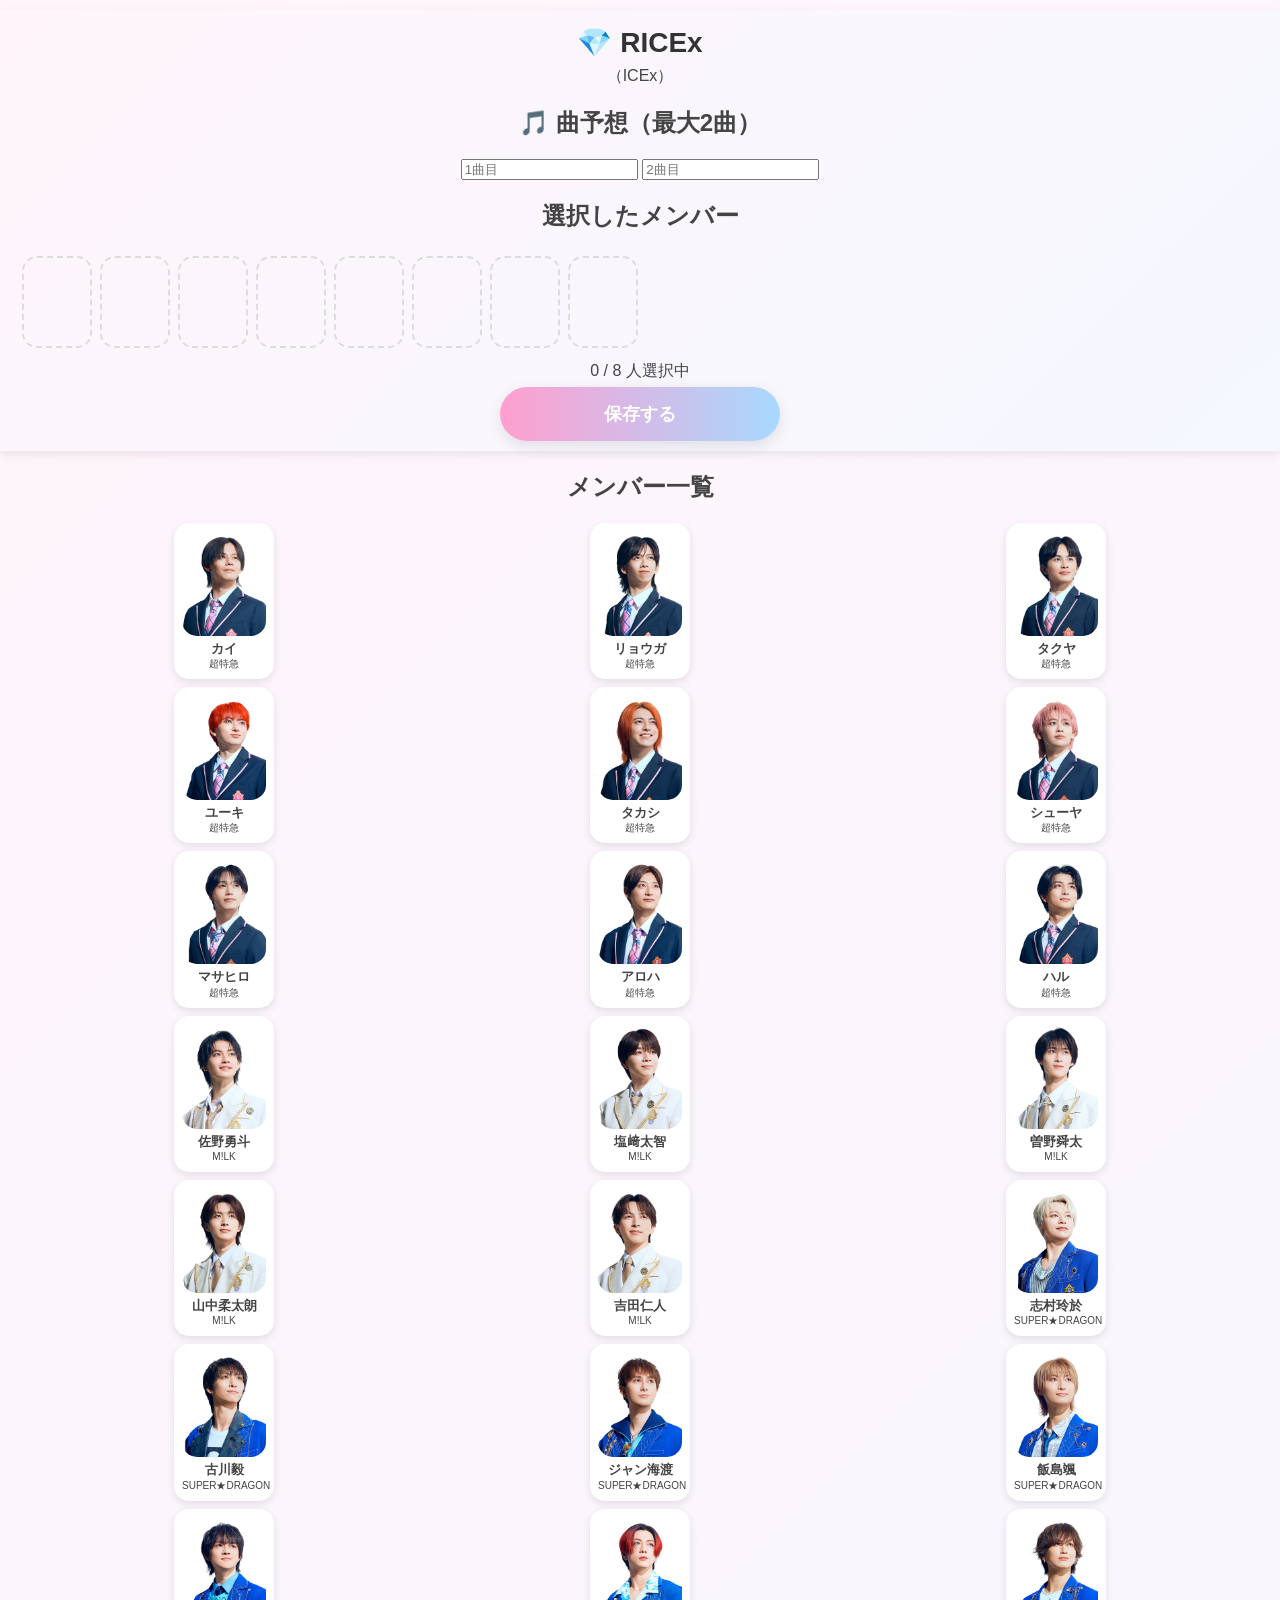
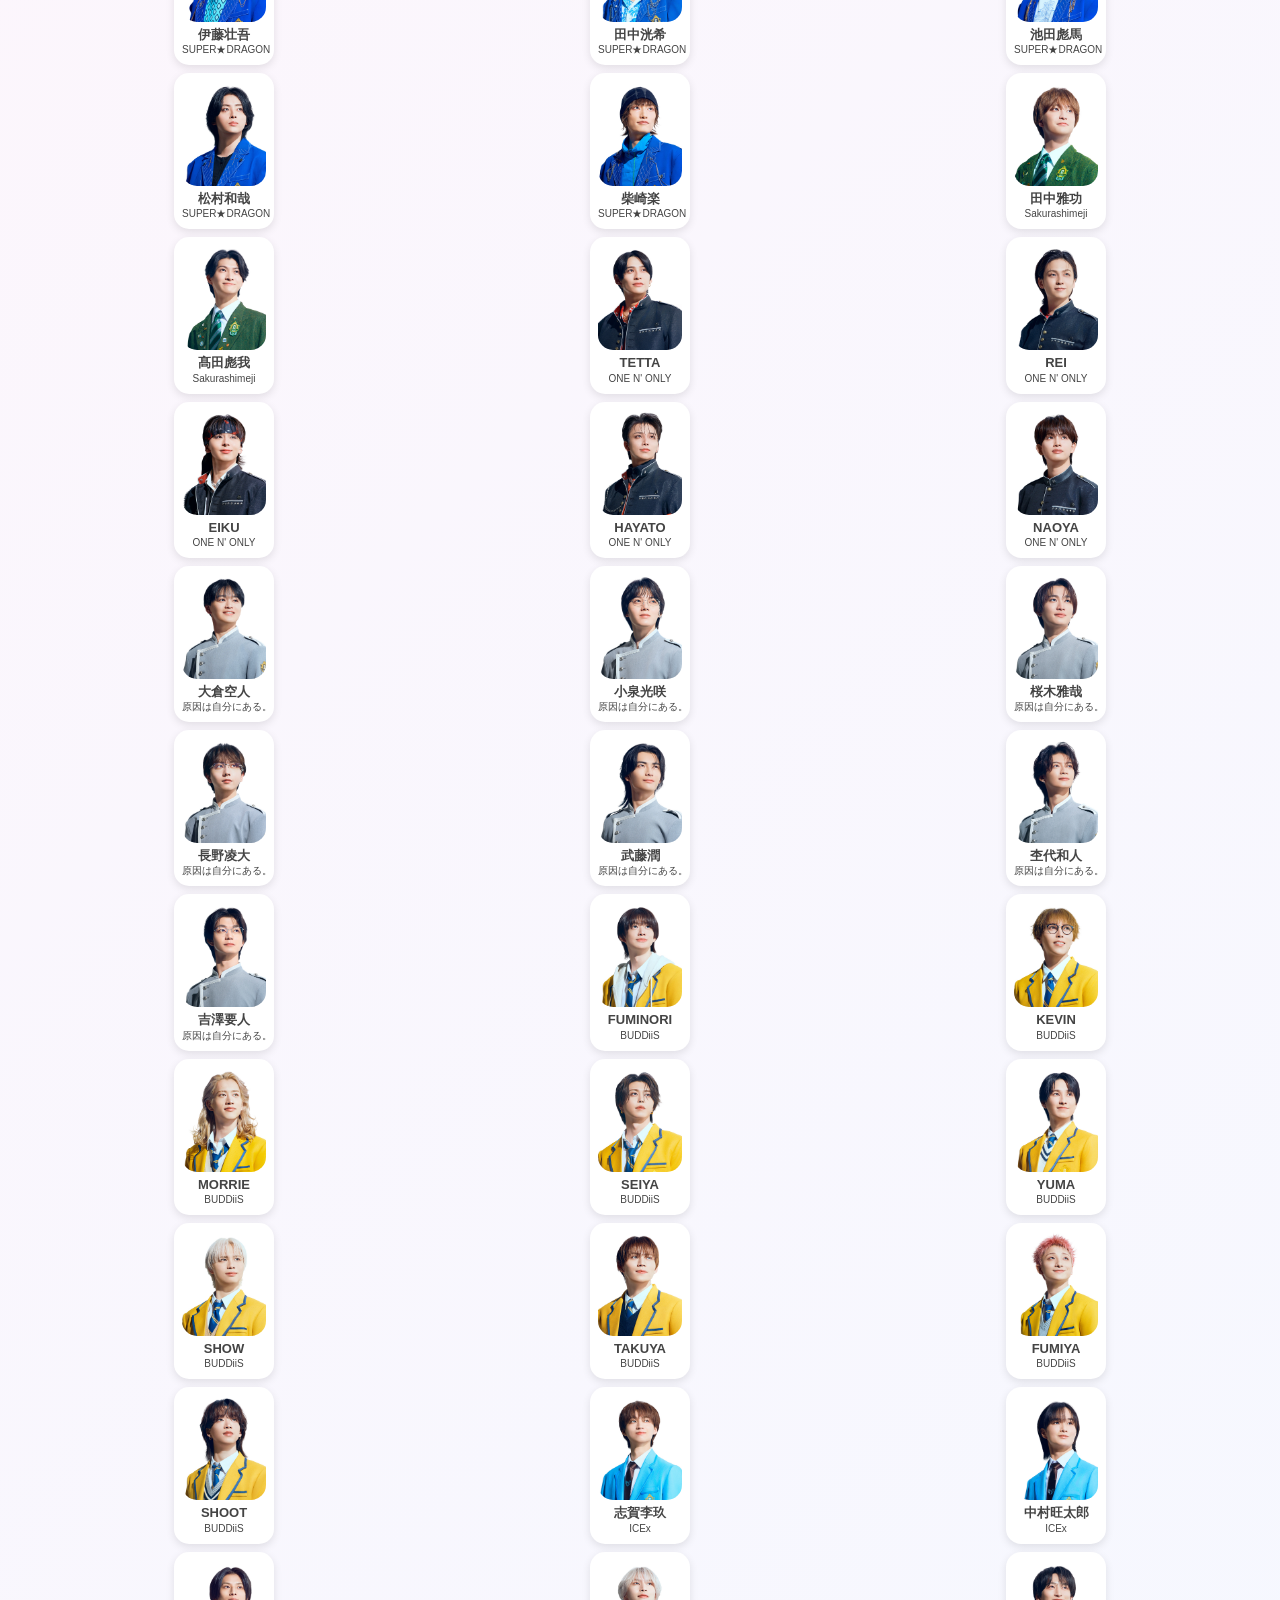
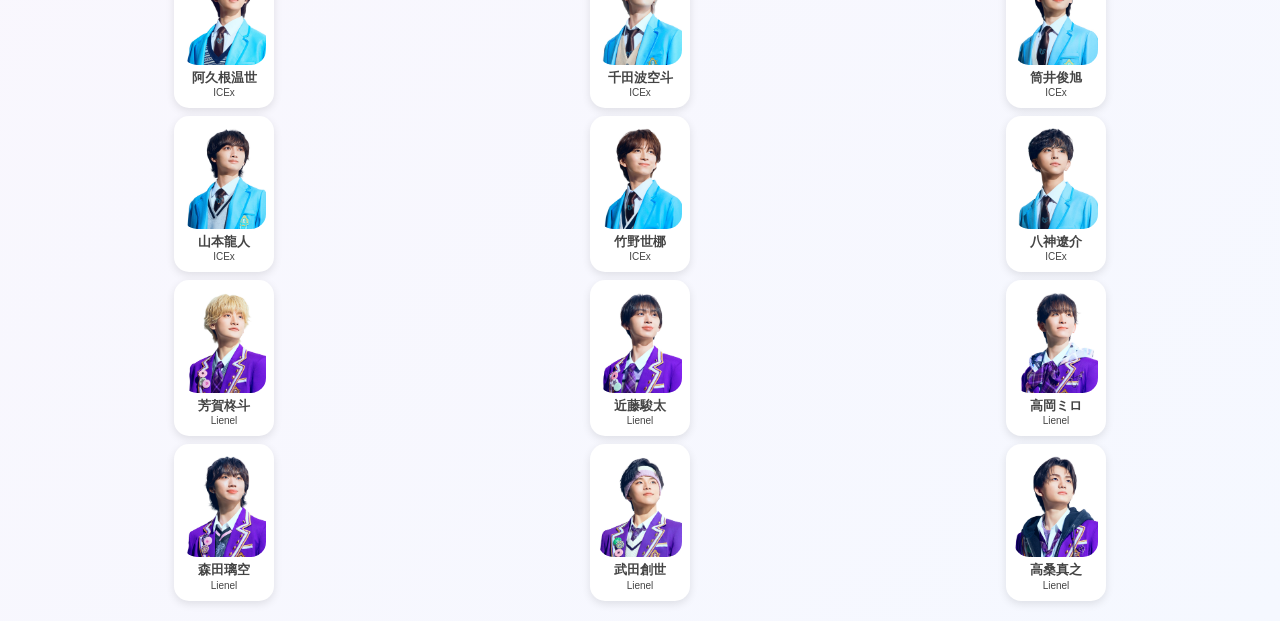
<file: unit8.html>
<!DOCTYPE html>
<html lang="ja">

<head>
<meta charset="UTF-8">
<meta name="viewport" content="width=device-width, initial-scale=1.0">
<title>RICEx メンバー予想</title>

<link rel="stylesheet" href="style.css">

</head>


<body class="unit-page">
<div class="unit-fixed-area">
<div class="unit-title">

<h1>
💎 RICEx
</h1>

<p>
（ICEx）
</p>
</div>
<h2>
🎵 曲予想（最大2曲）
</h2>


<div class="song-input-area">

<input 
type="text"
id="song1"
placeholder="1曲目">

<div id="song1-suggestions" class="song-suggestions"></div>

</div>


<div class="song-input-area">

<input 
type="text"
id="song2"
placeholder="2曲目">

<div id="song2-suggestions" class="song-suggestions"></div>

</div>


<h2>
選択したメンバー
</h2>

<div class="selected-area">

  <div id="selected-area" class="selected-grid">

  <div class="empty-slot"></div>
  <div class="empty-slot"></div>
  <div class="empty-slot"></div>

  <div class="empty-slot"></div>
  <div class="empty-slot"></div>
  <div class="empty-slot"></div>

  <div class="empty-slot"></div>
  <div class="empty-slot"></div>
  <div class="empty-slot"></div>

</div>

  <p id="remaining-count">
    0 / 9 人選択中
  </p>

</div>
<button onclick="saveUnit()">
保存する
</button>
</div>

<h2 class="member-list-title">
メンバー一覧
</h2>

<div id="member-list" class="member-list"></div>

<script src="members.js"></script>
<script src="unitData.js"></script>
<script src="songData.js"></script>
<script src="script.js"></script>
</body>

</html>
</file>
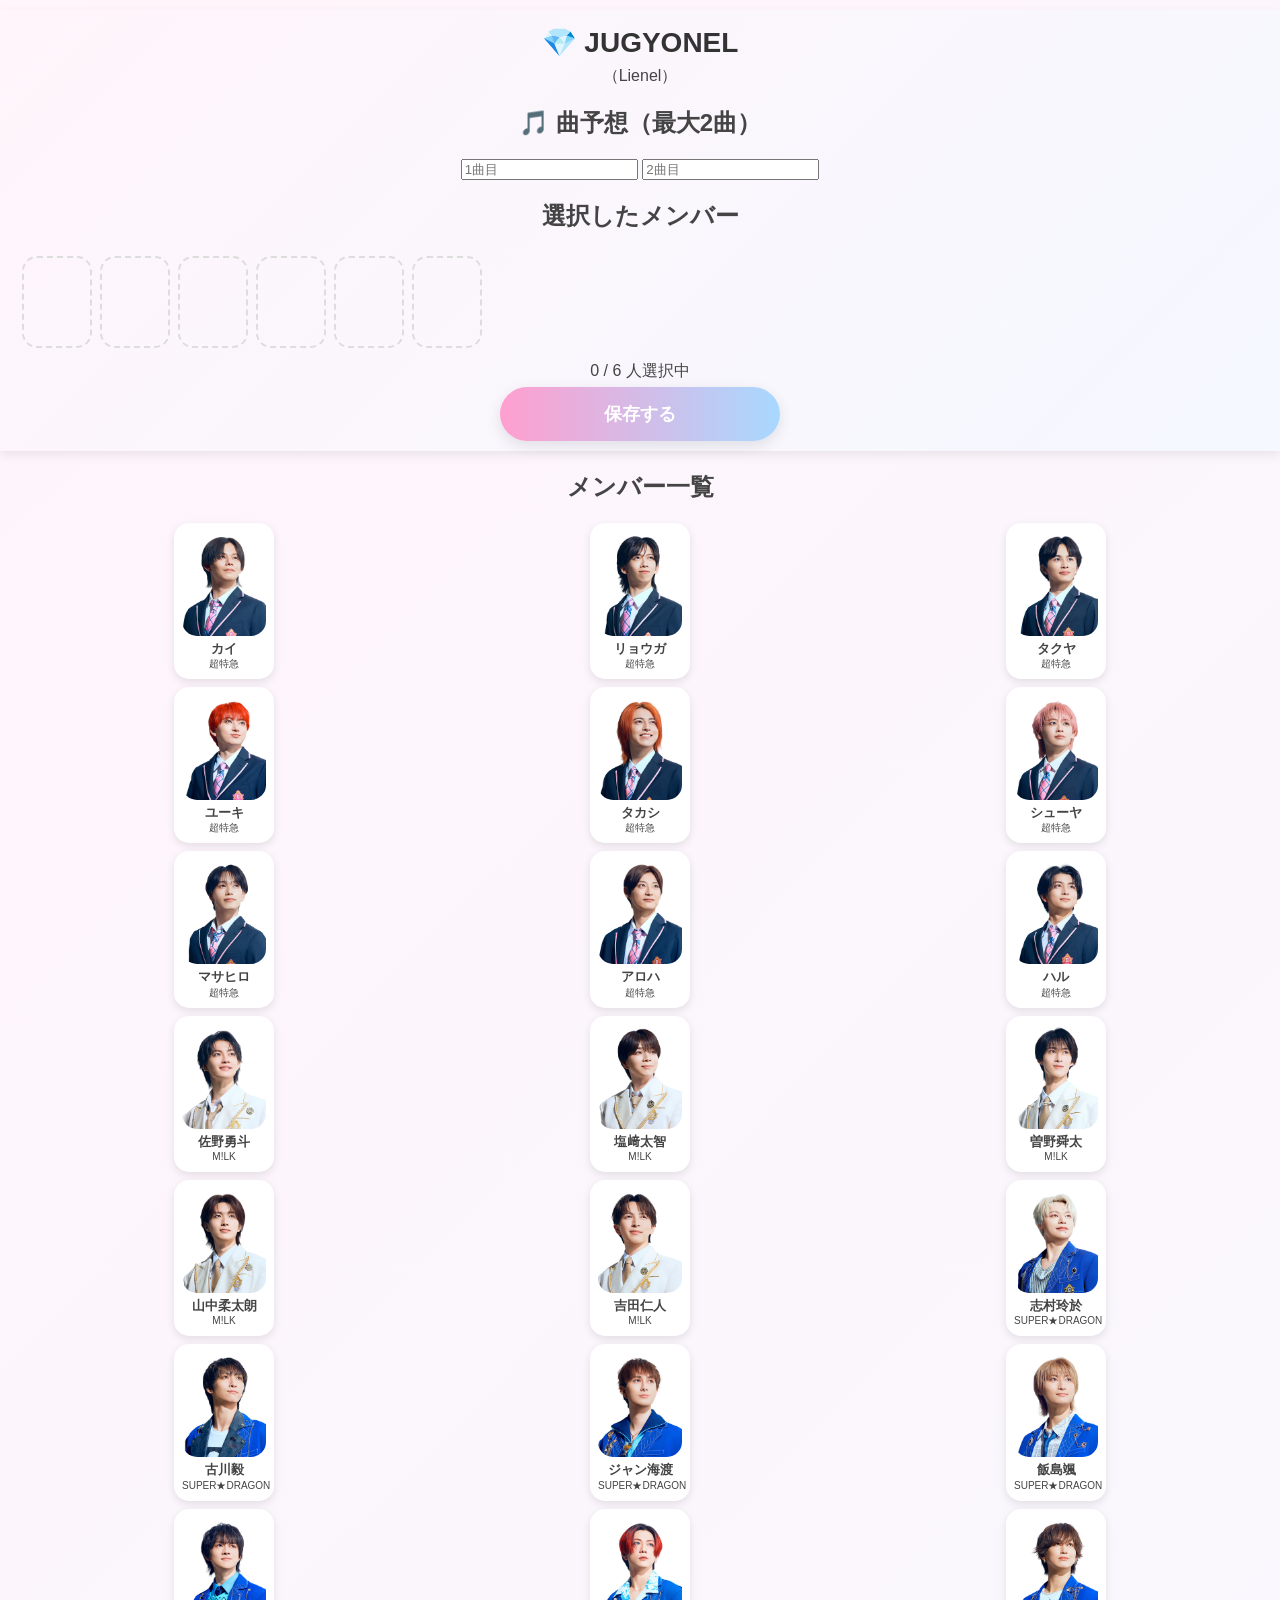
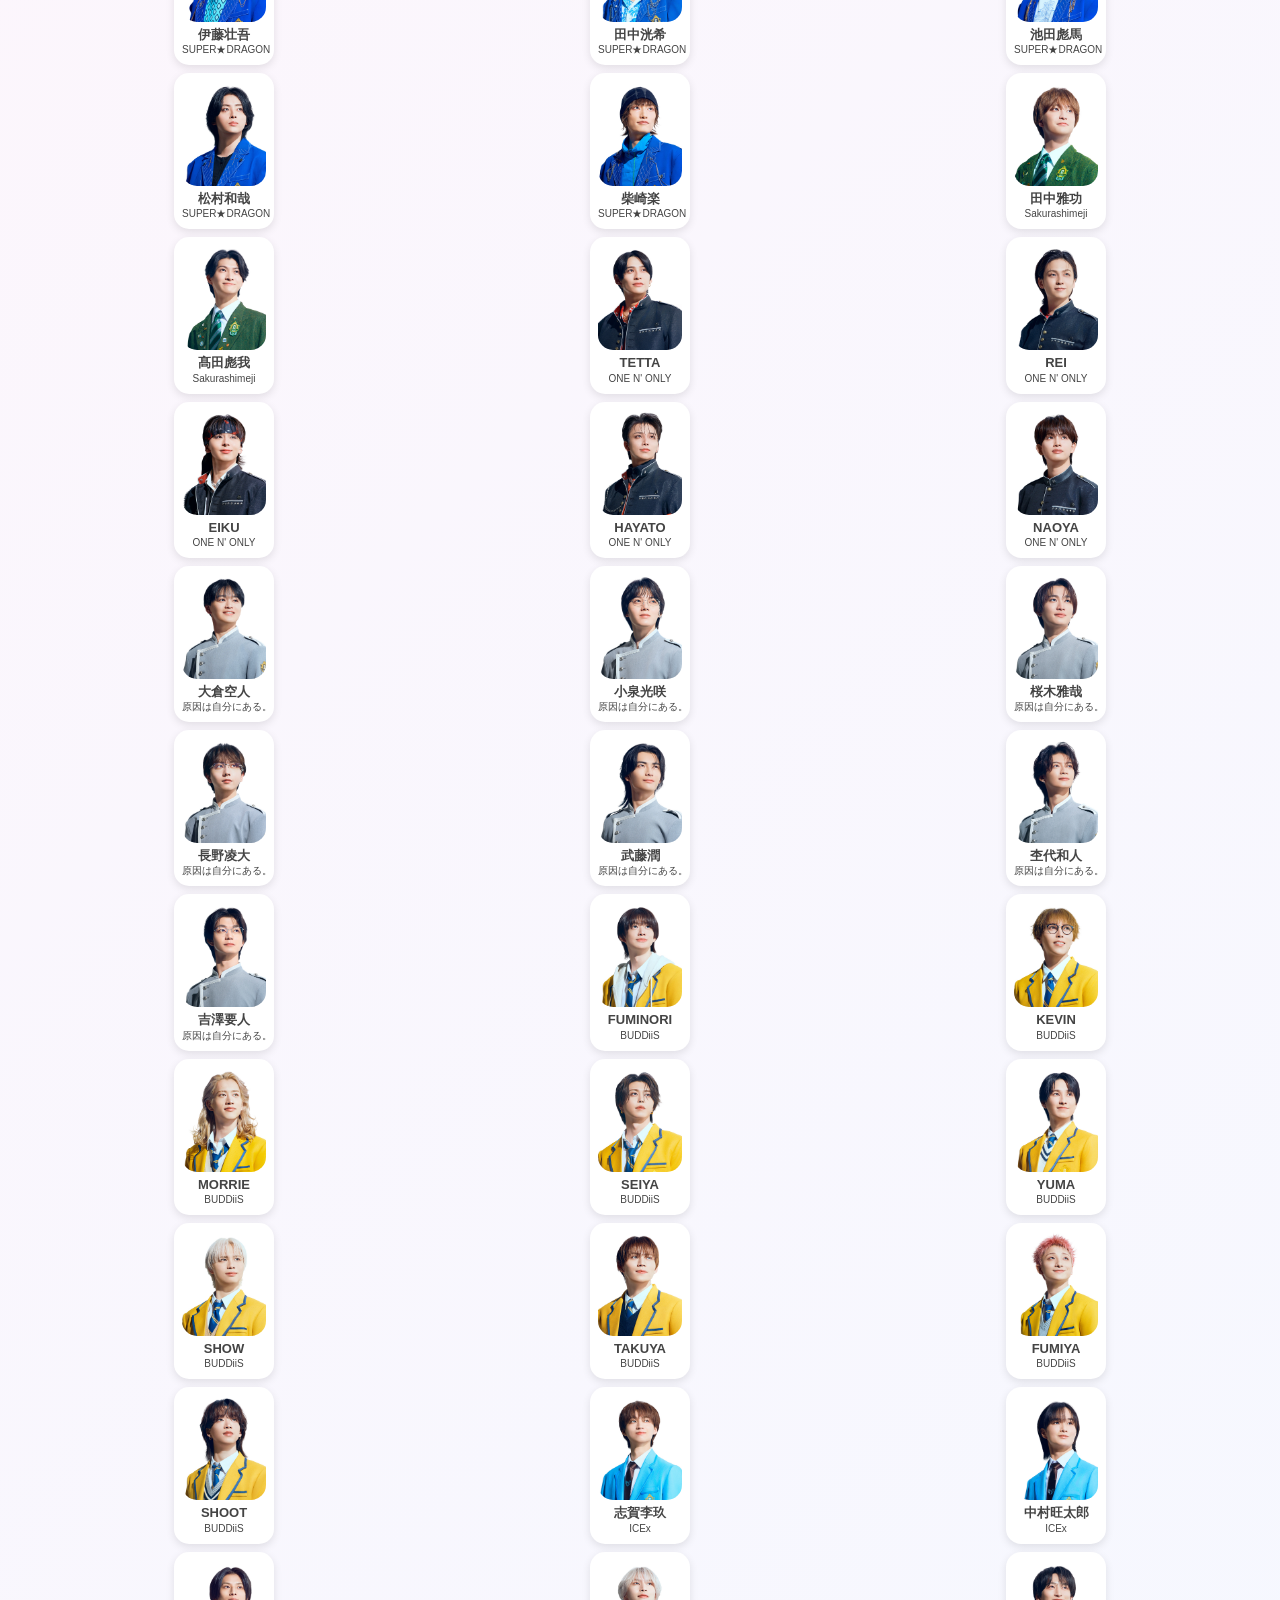
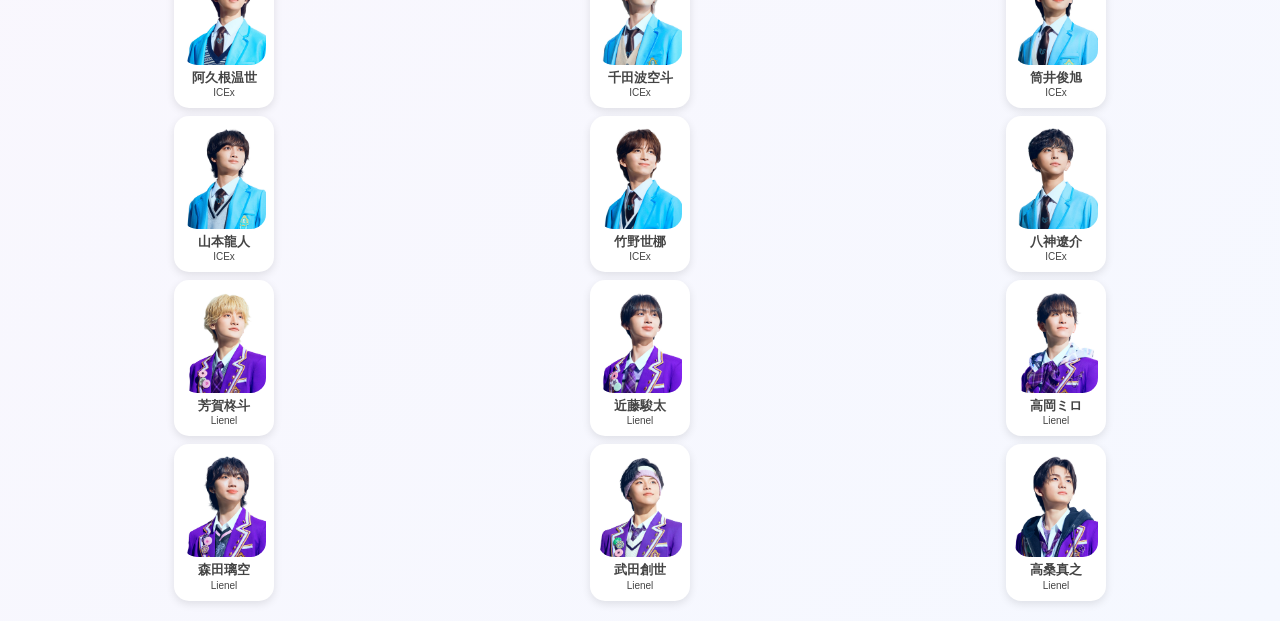
<file: unit9.html>
<!DOCTYPE html>
<html lang="ja">

<head>
<meta charset="UTF-8">
<meta name="viewport" content="width=device-width, initial-scale=1.0">
<title>JUGYONEL メンバー予想</title>

<link rel="stylesheet" href="style.css">

</head>


<body class="unit-page">
<div class="unit-fixed-area">
<div class="unit-title">

<h1>
💎 JUGYONEL
</h1>

<p>
（Lienel）
</p>
</div>
<h2>
🎵 曲予想（最大2曲）
</h2>


<div class="song-input-area">

<input 
type="text"
id="song1"
placeholder="1曲目">

<div id="song1-suggestions" class="song-suggestions"></div>

</div>


<div class="song-input-area">

<input 
type="text"
id="song2"
placeholder="2曲目">

<div id="song2-suggestions" class="song-suggestions"></div>

</div>


<h2>
選択したメンバー
</h2>

<div class="selected-area">

  <div id="selected-area" class="selected-grid">

  <div class="empty-slot"></div>
  <div class="empty-slot"></div>
  <div class="empty-slot"></div>

  <div class="empty-slot"></div>
  <div class="empty-slot"></div>
  <div class="empty-slot"></div>

  <div class="empty-slot"></div>
  <div class="empty-slot"></div>
  <div class="empty-slot"></div>

</div>

  <p id="remaining-count">
    0 / 9 人選択中
  </p>

</div>
<button onclick="saveUnit()">
保存する
</button>
</div>

<h2 class="member-list-title">
メンバー一覧
</h2>

<div id="member-list" class="member-list"></div>

<script src="members.js"></script>
<script src="unitData.js"></script>
<script src="songData.js"></script>
<script src="script.js"></script>
</body>

</html>
</file>
<file: style.css>
/* =====================
   基本設定
===================== */

* {
  box-sizing: border-box;
}


body {

  margin: 0;

  padding: 10px 20px 20px;

  font-family:
  "Arial",
  "Hiragino Kaku Gothic ProN",
  sans-serif;

  text-align:center;

  background:
  linear-gradient(
    135deg,
    #fff5fb,
    #f5f8ff
  );

  color:#444;

}



h1 {

  font-size:28px;

  line-height:1.3;

  margin:10px 0 5px;

  color:#333;

}



p {

  margin:5px 0;

  font-size:16px;

}



/* =====================
   ボタン
===================== */


button {

  width:280px;

  padding:15px;

  border:none;

  border-radius:30px;

  background:
  linear-gradient(
    90deg,
    #ff9fcf,
    #a8d8ff
  );

  color:white;

  font-size:18px;

  font-weight:bold;

  box-shadow:
  0 5px 15px rgba(0,0,0,0.1);

  cursor:pointer;

}



button:hover {

  opacity:0.9;

}



/* =====================
   共通カード
===================== */


.unit-card,
.result-unit,
.ranking-card {

  background:white;

  border-radius:25px;

  box-shadow:
  0 8px 20px rgba(0,0,0,0.08);

}



/* =====================
   メンバー共通
===================== */


.member-card {

  background:white;

  border-radius:15px;

  box-shadow:
  0 3px 8px rgba(0,0,0,0.1);

  padding:5px;

}



.member-card img {

  width:100%;

  aspect-ratio:4 / 5;

  object-fit:cover;

  border-radius:15px;

}



.member-name {

  margin:5px 0 2px;

  font-weight:bold;

  font-size:13px;

}



.group-name {

  margin:0;

  font-size:10px;

  white-space:nowrap;

}



/* =====================
   選択済み表示
===================== */


.selected {

  border:
  4px solid pink;

  box-shadow:
  0 0 15px pink;

}



.empty-slot {

  flex:0 0 70px;

  width:70px;

  height:92px;

  border:
  2px dashed #ddd;

  border-radius:15px;

}



/* =====================
   リンク
===================== */


a {

  text-decoration:none;

  display:block;

  margin:20px auto;

}

/* =====================
   選択したメンバー
===================== */


.selected-grid {

  display:flex;

  gap:8px;

  justify-content:flex-start;

  overflow-x:auto;

  overflow-y:hidden;

  padding:4px 2px 8px;

  -webkit-overflow-scrolling:touch;

  scrollbar-width:none;

}

.selected-grid::-webkit-scrollbar {

  display:none;

}



.selected-grid .member-card {

  flex:0 0 70px;

  width:70px;

  height:92px;

  padding:4px;

}



.selected-grid .member-card img {

  width:100%;

  height:55px;

  object-fit:cover;

  object-position:top;

}



.selected-grid .member-card p {

  margin:2px 0;

  padding:0;

  line-height:1.1;

}



.selected-grid .member-name {

  font-size:10px;

}



.selected-grid .group-name {

  font-size:8px;

}





/* =====================
   メンバー一覧
===================== */


.member-list {

  display:grid;

  grid-template-columns:
  repeat(3,1fr);

  gap:8px;

  justify-items:center;

}



.member-list .member-card {

  width:100px;

  padding:8px;

}



.member-list .member-card p {

  margin:2px 0;

  line-height:1.1;

}



.member-list .member-name {

  font-size:13px;

}



.member-list .group-name {

  font-size:10px;

}





/* =====================
   ユニット一覧
===================== */


.unit-list {

  display:grid;

  grid-template-columns:
  repeat(3,100px);

  gap:15px;

  justify-content:center;

  margin:20px auto;

}



.unit-list .unit-card {

  width:100px;

  margin:0;

  padding:10px 5px;

  border-radius:20px;

}



.unit-list .unit-card img {

  width:90px;

  height:90px;

  object-fit:contain;

  border-radius:15px;

}



.unit-list .unit-card h2 {

  font-size:13px;

  margin:5px 0 0;

  white-space:nowrap;

}



.unit-list .unit-group {

  font-size:10px;

  color:#888;

  margin:5px 0;

  line-height:1.1;

  white-space:nowrap;

}



.unit-list .unit-card button {

  width:90px;

  padding:7px 2px;

  font-size:10px;

  border-radius:15px;

}





/* =====================
   進捗表示
===================== */


.progress-area {

  margin:10px 0;

}



.progress-bar {

  width:100%;

  height:8px;

  background:#eee;

  border-radius:10px;

  overflow:hidden;

}



.progress-fill {

  height:100%;

  width:0%;

  background:#ff9fcf;

  border-radius:10px;

}



.progress-area p {

  font-size:10px;

  margin:5px 0;

}




/* =====================
   完成ユニット
===================== */


.unit-card.complete {

  background:#f3f3f3;

}



.total-progress {

  width:80%;

  margin:20px auto;

}

/* =====================
   結果ページ
===================== */


#result-area {

  width:100%;

}



/* 結果カード */

.result-unit {

  background:white;

  border-radius:25px;

  padding:20px;

  margin:25px auto;

  max-width:650px;

  box-shadow:
  0 8px 20px rgba(0,0,0,0.08);

}



/* ユニット名 */

.result-unit h2 {

  margin:0;

  font-size:22px;

  line-height:1.2;

}



/* 元グループ名 */

.result-group {

  margin:0;

  color:#888;

  font-size:14px;

}



/* 曲表示 */

.result-song {

  display:inline-block;

  background:#fff0f7;

  border-radius:15px;

  padding:8px 12px;

  margin:8px auto 15px;

  font-size:16px;

  font-weight:bold;

  color:#ff7fb8;

  line-height:1.4;

}


/* =====================
   メンバー3×3
===================== */


.result-grid {

  display:grid;

  grid-template-columns:
  repeat(3,1fr);

  gap:8px;

  justify-items:center;

}



.result-member {

  text-align:center;

}



.result-member img {

  width:70px;

  height:70px;

  border-radius:50%;

  object-fit:cover;

  object-position:top;

  display:block;

}



.result-member p {

  margin:3px 0 0;

  font-size:12px;

  line-height:1.1;

}



/* 未選択 */

.empty-member {

  width:70px;

  height:70px;

  border-radius:50%;

  background:#eee;

  display:flex;

  align-items:center;

  justify-content:center;

  font-size:10px;

}



/* =====================
   下部ボタン
===================== */


.result-buttons {

  margin:30px auto;

  display:flex;

  flex-direction:column;

  align-items:center;

  gap:15px;

}



.result-buttons button {

  width:220px;

  padding:10px;

  font-size:14px;

  border-radius:20px;

}

/* =====================
   ランキング
===================== */


.unit-ranking {

  background:white;

  border-radius:25px;

  margin:20px auto;

  width:90%;

  max-width:650px;

  box-shadow:
  0 5px 15px rgba(0,0,0,0.08);

  overflow:hidden;

}



.unit-summary {

  padding:20px;

  font-size:18px;

  font-weight:bold;

  cursor:pointer;

  list-style:none;

  display:flex;

  justify-content:space-between;

  align-items:center;

  white-space:nowrap;

}



.unit-summary::-webkit-details-marker {

  display:none;

}



.unit-summary::marker {

  display:none;

}



/* 開閉マーク */

.unit-ranking[open] .toggle-mark {

  font-size:0;

}



.unit-ranking[open] .toggle-mark::after {

  content:"−";

  font-size:24px;

}



/* ランキング中身 */

.ranking-card {

  width:100%;

  margin:0;

  padding:20px;

  border-radius:0;

  box-shadow:none;

}



.ranking-item {

  display:flex;

  align-items:center;

  gap:12px;

  padding:10px 0;

  border-bottom:1px solid #eee;

}



.ranking-item img {

  width:48px;

  height:48px;

  border-radius:50%;

  object-fit:cover;

  object-position:top;

}



.ranking-name {

  flex:1;

  text-align:left;

}



.ranking-vote {

  font-weight:bold;

}



/* 使用済みメンバー */

.used-member {

  opacity:0.5;

  pointer-events:none;

}





/* =====================
   ボタン調整
===================== */


.ranking-buttons button,
.submit-area button {

  width:200px;

  padding:10px;

  font-size:15px;

  margin:10px auto;

  display:block;

}



.submit-area {

  margin:40px auto 20px;

}



#submit-message {

  font-size:14px;

  color:#888;

}





/* =====================
   印刷
===================== */


@media print {


@page {

  size:A4 landscape;

  margin:8mm;

}



body {

  background:white;

  padding:0;

}



button,
a,
.result-buttons,
.ranking-buttons {

  display:none !important;

}



body::before {

  content:"👑 EBiDAN THE LIVE 2026　シャッフル大予想 👑";

  display:block;

  text-align:center;

  font-size:20px;

  font-weight:bold;

  margin-bottom:10px;

}



#result-area {

  display:grid !important;

  grid-template-columns:repeat(3,1fr);

  gap:8px;

}



.result-unit {

  margin:0;

  padding:8px;

  box-shadow:none;

  break-inside:avoid;

}



.result-grid {

  grid-template-columns:repeat(3,1fr);

  gap:5px;

}


}

/* =====================
   画像保存専用
===================== */


/* 保存キャンバス */

#save-image-area {

  width:794px;

  height:1123px;

  padding:35px;

  box-sizing:border-box;

  position:absolute;

  left:-9999px;

  top:0;

  background:
  linear-gradient(
    135deg,
    #ffd6e8,
    #d9ecff
  );

  text-align:center;

}



/* タイトル */

#save-image-area .save-title {

  font-size:28px;

  font-weight:bold;

  color:white;

  line-height:1.3;

  padding:20px 15px 8px;

  text-shadow:
  2px 2px 5px rgba(0,0,0,0.25);

}



/* サブタイトル */

#save-image-area .save-subtitle {

  font-size:16px;

  font-weight:bold;

  color:white;

  padding-bottom:18px;

}





/* =====================
   ユニット9個
===================== */


#save-image-area .save-unit-grid {

  display:grid;

  grid-template-columns:
  repeat(3,1fr);

  gap:10px;

}



#save-image-area .save-unit {

  background:rgb(237,236,236);

  border-radius:15px;

  padding:8px;

  min-height:270px;

  box-sizing:border-box;

}


/* ユニット名 */

#save-image-area .save-unit h2 {

  font-size:17px;

  margin:4px 0 6px;

  white-space:nowrap;

}





/* =====================
   メンバー9人
===================== */


#save-image-area .save-member-grid {

  display:grid;

  grid-template-columns:
  repeat(3,1fr);

  gap:6px;

}



#save-image-area .save-member {

  display:flex;

  justify-content:center;

  align-items:center;

}


/* 空枠 */

#save-image-area .save-member.empty {

  width:55px;

  height:55px;

}





/* =====================
   メンバー画像
===================== */


/* =====================
   保存画像 最終版
===================== */

#save-image-area .save-member-image {

  width:55px !important;

  height:55px !important;

  display:block !important;

  object-fit:cover !important;

  object-position:center top !important;

  aspect-ratio:1 / 1 !important;

  border-radius:50% !important;

}

/* =====================
   保存画像
===================== */


#save-image-area .save-photo {

  width:55px;

  height:55px;

  overflow:hidden;

  border-radius:50%;

}



#save-image-area .save-member-image {

  width:100%;

  height:100%;

  display:block;

  object-fit:cover;

  object-position:center top;

}


/* 名前入力 注意書き */

.name-note {
  font-size: 12px;
  color: #888;
  margin: 5px 0 15px;
}

/* メンバー画像の保存対策 */
.member-card img,
.result-member img,
.ranking-item img {
  user-select: none;
  -webkit-user-drag: none;
  pointer-events: none;
}

/* 曲名入力エリア */
.song-area {
  display: flex;
  flex-direction: column;
  align-items: center;
}

/* 曲名予測変換（サジェスト表示） */

.song-input-area {
  position: relative;
  display: inline-block;
}

.song-input-area input {
  box-sizing: border-box;
}


.song-suggestions {
  position: absolute;
  top: 100%;
  left: 0;
  width: 100%;
  box-sizing: border-box;

  background: white;
  z-index: 100;

  max-height: 200px;
  overflow-y: auto;
}


.song-suggest-item {
  padding: 8px;
  cursor: pointer;
  text-align: left;
}


.song-suggest-item:hover {
  background: #f5f5f5;
}

.save-song{

  margin: 4px 0 10px;

  text-align: center;

  font-size: 12px;

  color: #666;

  font-weight: 500;

}


.save-member-name{

  margin-top: 4px;

  font-size: 10px;

  text-align: center;

  line-height: 1.2;

  word-break: break-word;

}


#save-image-area .save-member-wrap{

  display:flex;

  flex-direction:column;

  align-items:center;

}

#save-image-area .save-member-name{

  margin-top:2px;

  font-size:8px;

  line-height:1;

  text-align:center;

  white-space:nowrap;

}


/* =====================
   上部固定
===================== */

.unit-fixed-area {

  position: sticky;

  top: 0;

  z-index: 100;

  margin-left: -20px;
  margin-right: -20px;

  padding: 5px 20px 10px;

  background:
  linear-gradient(
    135deg,
    #fff5fb,
    #f5f8ff
  );

  box-shadow:
  0 4px 10px rgba(0,0,0,0.08);

}
</file>
